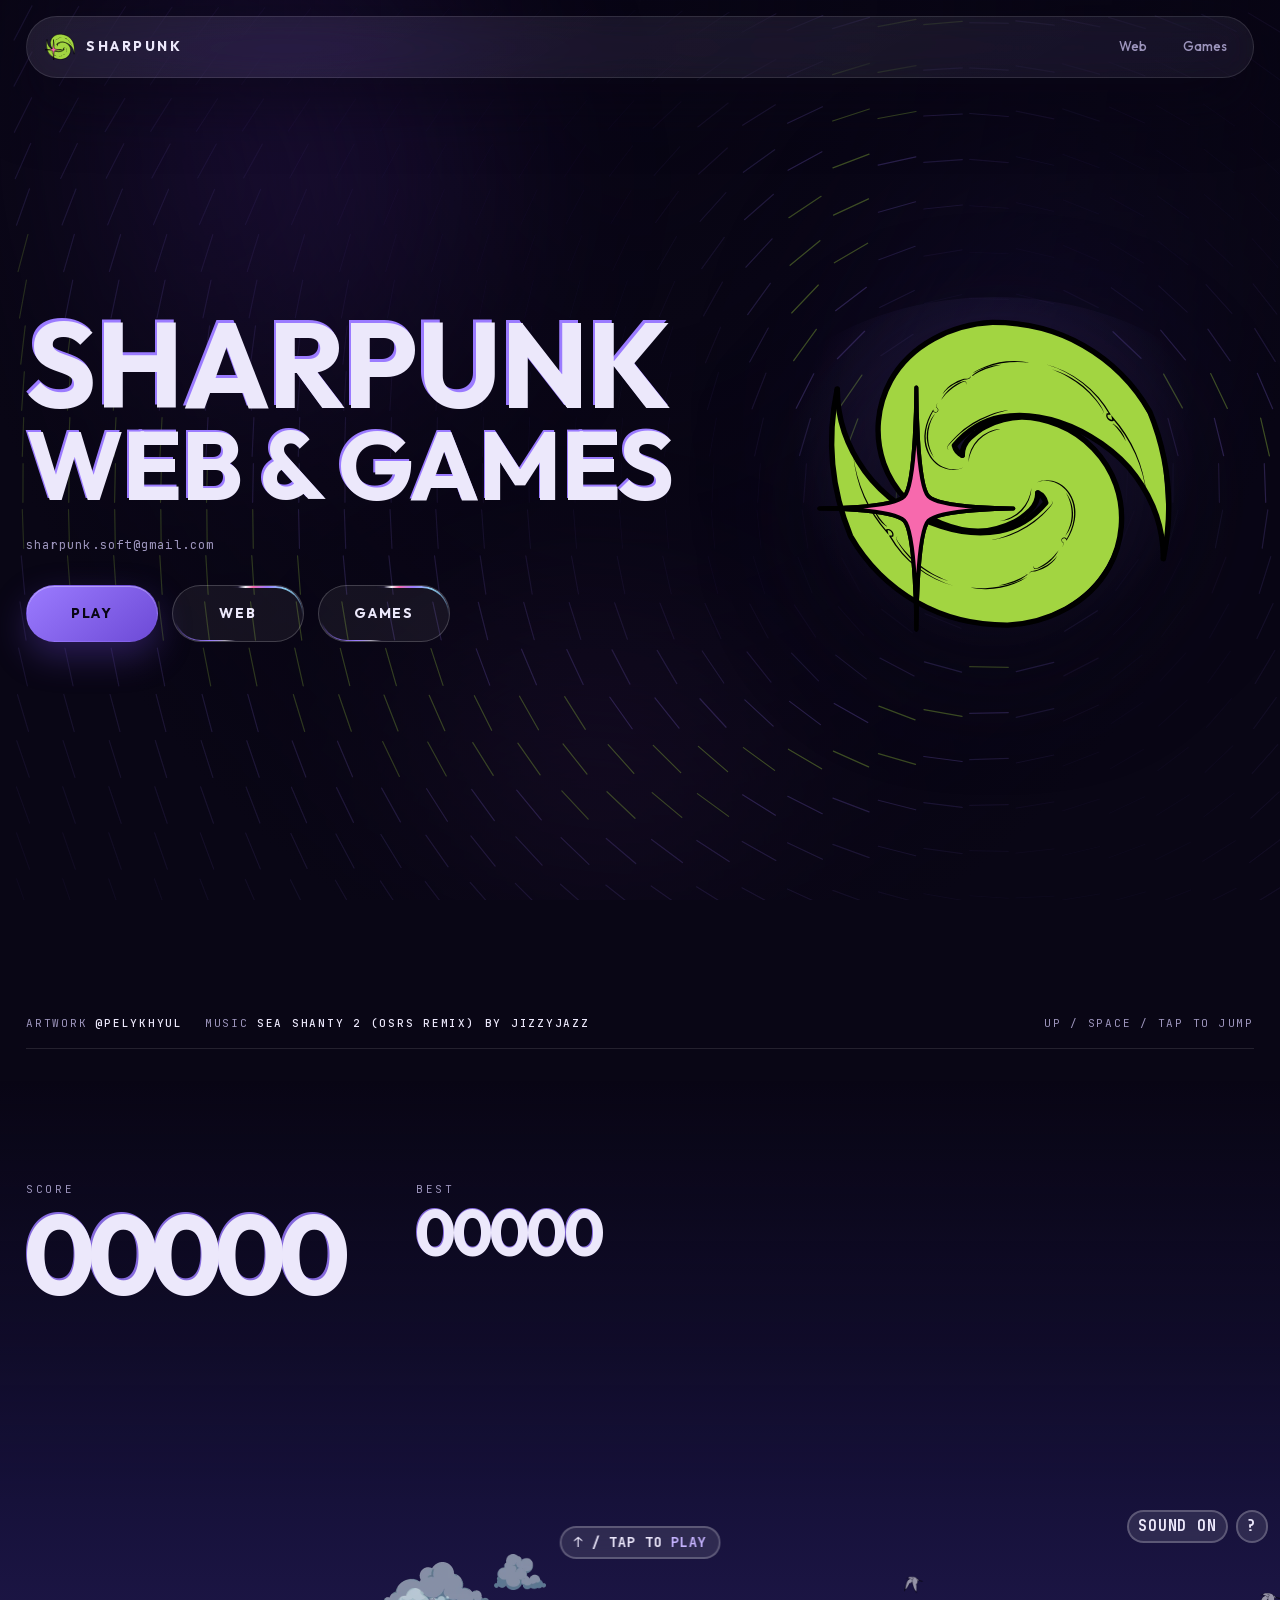
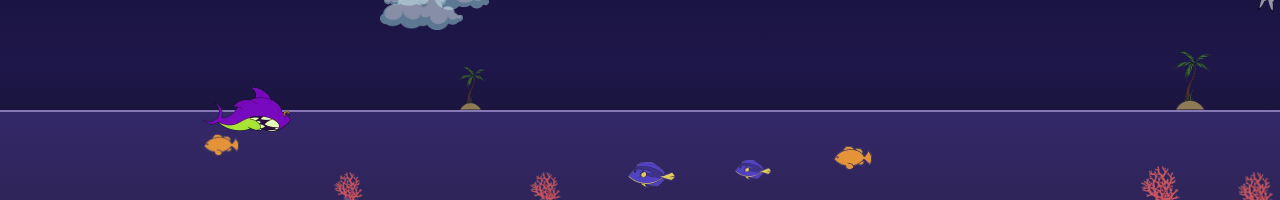
<file: index.html>
<!DOCTYPE html>
<html lang="en">
<head>
  <meta charset="UTF-8">
  <meta name="viewport" content="width=device-width, initial-scale=1.0">
  <title>Sharpunk - Web &amp; Games</title>
  <meta name="description" content="Sharpunk, a small web and games studio. Websites, games, and a shark that will not stop swimming.">
  <link rel="icon" type="image/svg+xml" href="/favicon.svg">
  <link rel="preload" href="/fonts/outfit.woff2" as="font" type="font/woff2" crossorigin>
  <link rel="preload" href="/fonts/jetbrains-mono.woff2" as="font" type="font/woff2" crossorigin>
  <link rel="stylesheet" href="/site.css?v=1">
  <style>
    /* ============================================================
       SHARPUNK - home
       Two full-viewport screens that snap: the presentation, then the
       shark strip. One wheel gesture moves a whole screen.
       Shared tokens, nav, glass and the metal rim live in /site.css.
       Dials: DESIGN_VARIANCE 8 - MOTION_INTENSITY 7 - VISUAL_DENSITY 3
       Accent locked to the brand's own violet. This is a deliberate
       purple palette because the brand is purple, not an AI default.
       Glass here is a web approximation (backdrop-filter + layered
       borders + highlights), not Apple's Liquid Glass material.
       Radius rule: interactive controls are full pill, panels 24px.
       Theme: dark, locked (the brand has no light mode).
       ============================================================ */

    :root {
      --strip:   300px;
      /* the colour the strip's own background gradient starts on: the
         section above fades into exactly this so the seam disappears */
      --strip-top: #16113a;
    }

    /* ---------------- the snap container ----------------
       scroll-snap-type lives on the root, so the viewport is the snap
       container and native scroll restoration, fragment links, Home/End
       and the mobile URL bar all keep working.
       body MUST be overflow-x: clip, not hidden: hidden on one axis
       computes the other to auto, which would make body a scroll
       container that never scrolls, and snap points would resolve
       against it instead of the viewport. Snapping would silently
       do nothing at all. */
    html { scroll-snap-type: y mandatory; }
    html.no-snap { scroll-snap-type: none; }

    /* min-height, not height: an over-tall screen must be able to grow, or
       the snap gate below cannot measure the overflow. --screen-h is pinned
       from JS so the mobile URL bar cannot move the snap targets mid-flick;
       it falls back to plain dvh with no JS. */
    .screen {
      min-height: var(--screen-h, 100dvh);
      scroll-snap-align: start;
      scroll-snap-stop: always;   /* this is what makes one gesture = one screen */
      position: relative; z-index: 2;
    }

    /* ---------------- the background field ----------------
       Absolute inside .s1 rather than fixed: that scopes it to screen one by
       construction and lets it scroll away, instead of sitting frozen behind
       the strip once its loop parks. opacity is the single tuning knob for
       how loud it is against the aurora.
       Explicit width/height, not inset alone: canvas is a replaced element,
       so left/right: 0 with width: auto resolves to its intrinsic 300x150
       and the field paints into a small box in the corner. */
    .field {
      position: absolute; inset: 0; width: 100%; height: 100%;
      z-index: 0; pointer-events: none; opacity: .6;
    }

    /* ---------------- nav ----------------
       fixed, not sticky: sticky participates in flow, so its height would
       offset every snap point below it. Out of flow means the snap points
       land exactly on 0 and 1 screen, whatever the nav measures. */
    header {
      position: fixed; left: 0; right: 0;
      pointer-events: none;          /* the transparent band must not eat hero clicks */
    }
    .nav { pointer-events: auto; }

    /* ---------------- screen one: the presentation ---------------- */
    .s1 { display: grid; align-items: center; padding: 92px 0 40px; }
    .hero {
      display: grid; grid-template-columns: minmax(0, 1.12fr) minmax(0, .88fr);
      gap: 48px; align-items: center;
      position: relative; z-index: 1;   /* above .field */
    }

    /* the wordmark, each line sized to fill the column on its own so neither
       wraps. The figures come from measuring the two strings in Outfit at
       this weight and tracking. */
    h1 {
      margin: 0 0 20px; font-weight: 700; letter-spacing: -.045em; line-height: .92;
      --wm: 9.4vw;                      /* two-column hero */
    }
    @media (max-width: 960px) { h1 { --wm: 16.2vw; } }   /* single column: full shell */
    @media (min-width: 1392px) { h1 { --wm: 135px; } }   /* shell capped, vw would overrun */
    h1 .line { display: block; white-space: nowrap; text-transform: uppercase; }
    h1 .l1 { font-size: var(--wm); }
    /* 0.808 = the ratio of the two strings' set widths, so both lines render
       to the same measure instead of one falling short */
    h1 .l2 { font-size: calc(var(--wm) * .808); }

    /* ---------------- the wordmark glitch ----------------
       At rest: one violet copy sitting BEHIND the word with a small offset,
       like a misregistered print. z-index -1 is what puts it behind; with the
       copy on top it would simply cover the white text, and clipping it to a
       band (the old approach) read as the word being cropped.
       In motion: a 45s loop that is idle almost all of the time, with two
       bursts. steps(1) throughout, so every change is a hard jump rather than
       a slide, which is what makes it read as digital tearing. */
    .ghost { position: relative; display: inline-block; }
    .ghost::before, .ghost::after {
      content: attr(data-text); position: absolute; inset: 0;
      pointer-events: none; z-index: -1;
      /* The resting offset lives in `translate`, NOT in `transform`. The
         keyframes below own `transform`, and a running animation outranks a
         plain :hover rule for the same property, so putting the offset in
         transform is what silently killed the hover. They are separate
         properties and compose, so both work at once. */
      translate: -.018em -.022em;
      transition: translate .3s cubic-bezier(.16,1,.3,1), color .3s cubic-bezier(.16,1,.3,1);
    }
    .ghost::before {
      color: var(--violet);
      animation: glitch-slice 9s steps(1, end) infinite;
    }
    /* the lime copy only exists inside the chromatic burst */
    .ghost::after {
      color: var(--lime); opacity: 0;
      translate: .018em -.022em;
      animation: glitch-split 9s steps(1, end) infinite;
    }
    .ghost:hover::before { translate: -.055em -.05em; color: var(--violet-light); }
    .ghost:hover::after  { translate: .055em -.05em; }
    /* the word itself shakes during a burst, so the white text moves too
       rather than sitting still behind a moving ghost */
    .ghost { animation: glitch-shake 9s steps(1, end) infinite; }
    /* the two lines tear out of phase so it does not look scripted */
    h1 .l2.ghost, h1 .l2.ghost::before, h1 .l2.ghost::after { animation-delay: -.6s; }

    /* 9s loop, idle almost all of it, so a burst is never far away.
       Variant A at 22% (2.0s in, ~0.3s): tight horizontal slice tearing.
       Variant B at 62% (5.6s in, ~0.3s): violet left, pink right.
       Offsets stay small on purpose: the tell is the hard step between
       frames, not how far anything travels. */
    @keyframes glitch-slice {
      0%, 21.9% { transform: none; clip-path: none; }
      22%   { transform: translate3d(-.045em, -.006em, 0); clip-path: inset(4%  0 78% 0); }
      22.6% { transform: translate3d( .05em,   .005em, 0); clip-path: inset(30% 0 52% 0); }
      23.2% { transform: translate3d(-.052em, -.008em, 0); clip-path: inset(52% 0 30% 0); }
      23.8% { transform: translate3d( .036em,  .007em, 0); clip-path: inset(70% 0 12% 0); }
      24.4% { transform: translate3d(-.028em, -.004em, 0); clip-path: inset(16% 0 66% 0); }
      25%   { transform: translate3d( .044em,  .003em, 0); clip-path: inset(44% 0 40% 0); }
      25.5%, 61.9% { transform: none; clip-path: none; }
      62%   { transform: translate3d(-.058em, 0, 0); clip-path: none; }
      62.8% { transform: translate3d(-.07em,   .005em, 0); }
      63.6% { transform: translate3d(-.04em,  -.005em, 0); }
      64.4%, 100% { transform: none; }
    }
    @keyframes glitch-split {
      0%, 21.9% { opacity: 0; transform: none; clip-path: none; }
      /* the pink layer tears on the opposite bands */
      22.3% { opacity: .9; transform: translate3d(.046em,  .005em, 0); clip-path: inset(22% 0 60% 0); }
      23.5% { opacity: .9; transform: translate3d(-.04em, -.004em, 0); clip-path: inset(58% 0 24% 0); }
      24.7% { opacity: .9; transform: translate3d(.05em,   .004em, 0); clip-path: inset(38% 0 46% 0); }
      25.5%, 61.9% { opacity: 0; transform: none; clip-path: none; }
      62%   { opacity: .95; transform: translate3d(.058em, 0, 0); }
      62.8% { opacity: .95; transform: translate3d(.07em, -.005em, 0); }
      63.6% { opacity: .95; transform: translate3d(.04em,  .005em, 0); }
      64.4%, 100% { opacity: 0; transform: none; }
    }
    @keyframes glitch-shake {
      0%, 21.9% { transform: none; }
      22.4% { transform: translate3d(.005em, 0, 0) skewX(-.9deg); }
      23.4% { transform: translate3d(-.004em, 0, 0) skewX(.7deg); }
      24.6% { transform: translate3d(.003em, 0, 0) skewX(-.45deg); }
      25.5%, 61.9% { transform: none; }
      62.4% { transform: translate3d(-.004em, 0, 0) skewX(.6deg); }
      63.4% { transform: translate3d(.004em, 0, 0) skewX(-.6deg); }
      64.4%, 100% { transform: none; }
    }

    .hero-mail {
      display: inline-flex; align-items: center;
      font-family: var(--mono); font-size: 12px; letter-spacing: .1em;
      color: var(--muted); margin: 0 0 30px;
    }
    .cta-row { display: flex; flex-wrap: wrap; gap: 14px; }
    .btn {
      display: inline-flex; align-items: center; justify-content: center; white-space: nowrap;
      font-size: 14px; font-weight: 700; letter-spacing: .12em; text-transform: uppercase;
      text-decoration: none; min-width: 132px;
      padding: 16px 30px; border-radius: var(--r-pill); border: 1px solid transparent;
      transition: transform .2s cubic-bezier(.16,1,.3,1), box-shadow .3s cubic-bezier(.16,1,.3,1), background .3s cubic-bezier(.16,1,.3,1);
      will-change: transform;
    }
    /* PLAY leads, so it carries the solid weight. WEB and GAMES are the
       matched glass pair behind it. */
    .btn-primary {
      background: linear-gradient(140deg, var(--violet), var(--violet-2));
      color: var(--bg);
      box-shadow: inset 0 1px 0 rgba(255,255,255,.34), 0 14px 34px rgba(109, 74, 214, .34);
    }
    .btn-ghost { background: var(--glass); border-color: var(--edge-2); color: var(--fg); }
    .btn-ghost:hover { background: var(--glass-2); }
    .btn:active { transform: scale(.98); }
    .btn:focus-visible { outline: 2px solid var(--violet); outline-offset: 3px; }

    .hero-art { position: relative; display: grid; place-items: center; padding: 20px; }
    .hero-art .well {
      position: absolute; inset: 0; border-radius: 50%;
      background: radial-gradient(circle at 50% 42%, rgb(var(--violet-rgb) / .24), transparent 62%);
    }
    .hero-art img {
      width: min(100%, 360px); position: relative;
      filter: drop-shadow(0 30px 60px rgb(var(--bg-rgb) / .8));
      /* The mark's fins sweep past the disc, so the element box centre is not
         the disc centre. Measured off the rendered alpha: the dense core sits
         at 51.5% / 49.3%. Spinning about the box centre made it wobble. */
      transform-origin: 51.5% 49.3%;
      animation: orbit 180s linear infinite;
    }
    @keyframes orbit { from { transform: rotate(-40deg); } to { transform: rotate(320deg); } }

    @media (max-width: 960px) {
      .s1 { padding: 88px 0 32px; }
      .hero { grid-template-columns: 1fr; gap: 26px; }
      .hero-art { order: -1; padding: 0; }
      .hero-art img { width: min(52%, 210px); }
      h1 { margin-bottom: 26px; }
      .btn { min-width: 0; flex: 1 1 auto; padding: 15px 20px; }
    }

    /* ---------------- screen two: credits, score, strip ---------------- */
    .s2 { display: grid; grid-template-rows: 1fr auto; }
    /* fades from the page into the exact colour the strip's sky starts on,
       so the two meet with no visible seam and no rule between them */
    .s2-top {
      display: grid;
      background: linear-gradient(180deg,
        rgba(22, 17, 58, 0) 30%,
        rgba(22, 17, 58, .55) 74%,
        var(--strip-top) 100%);
    }
    .s2-in {
      display: grid; grid-template-rows: auto 1fr; min-width: 0;
      /* longhands: the padding shorthand here would zero out the horizontal
         padding .shell sets, and the content would run to the screen edge */
      padding-top: 114px;     /* clears the floating nav */
      padding-bottom: 64px;   /* keeps the score off the waterline */
    }

    /* not on a .glass surface on purpose: repainting a large numeral ~9x a
       second on top of backdrop-filter forces the blur to re-sample every
       one of those frames. tabular-nums keeps the advance fixed so the
       digits never reflow, and contain bounds the invalidation. */
    .readout {
      align-self: center;
      display: flex; flex-wrap: wrap; gap: 20px 72px;
      contain: layout style paint;
    }
    .ro-k {
      display: block; font-family: var(--mono); font-size: 11px;
      letter-spacing: .24em; text-transform: uppercase; color: var(--muted);
      margin-bottom: 6px;
    }
    .ro-n {
      display: block; position: relative;
      font-weight: 700; letter-spacing: -.03em; line-height: .9;
      font-variant-numeric: tabular-nums;
      font-size: clamp(3.2rem, 9vw, 7rem);
    }
    /* the wordmark's glitch, on the readout. The offsets are in em so the same
       keyframes work at the wordmark's ~135px and at Best's ~40px.
       No resting clip-path here either: a band that is always on reads as the
       number being cropped rather than as a glitch. */
    .ro-n::before, .ro-n::after {
      content: attr(data-n); position: absolute; inset: 0;
      pointer-events: none; z-index: -1;
    }
    .ro-n::before {
      color: var(--violet); opacity: .85;
      translate: -.012em -.016em;
      animation: glitch-slice 9s steps(1, end) infinite;
    }
    .ro-n::after {
      color: var(--lime); opacity: 0;
      translate: .012em -.016em;
      animation: glitch-split 9s steps(1, end) infinite;
    }
    /* Score and Best tear a beat apart */
    #ro-best::before, #ro-best::after { animation-delay: -.4s; }
    .ro-best .ro-n { font-size: clamp(2.2rem, 5.4vw, 4rem); }

    .sr-only {
      position: absolute; width: 1px; height: 1px; margin: -1px;
      padding: 0; overflow: hidden; clip-path: inset(50%); white-space: nowrap;
    }

    .credits {
      display: flex; flex-wrap: wrap; align-items: center; gap: 8px 22px;
      padding: 0 0 16px; border-bottom: 1px solid var(--edge);
      font-family: var(--mono); font-size: 11px; letter-spacing: .16em;
      text-transform: uppercase; color: var(--muted);
    }
    .credits a { text-decoration: none; display: inline-flex; align-items: center; gap: 8px; }
    .credits a:hover { color: var(--violet); }
    .credits a b { color: var(--fg); font-weight: 500; }
    .credits .fill { margin-left: auto; }
    @media (max-width: 960px) {
      .s2-in { padding-top: 88px; }
      .credits .fill { margin-left: 0; }
      .readout { gap: 14px 40px; }
    }

    /* ---------------- the shark strip ----------------
       Lifted from the old single-screen landing page with its grid removed.
       Everything inside is positioned in px up from the waterline, so the
       strip's height is simply how much sky is on show. */


    /* The playfield. Everything inside is positioned in px up from the
       waterline, so the strip's height is just how much sky you get. */
    #game {
      position: relative; width: 100%; height: var(--strip);
      overflow: hidden; touch-action: none; user-select: none;
      /* starts on exactly the colour .s2-top fades into, so the seam vanishes */
      background: linear-gradient(180deg, var(--strip-top) 0%, #1e1749 55%, var(--solid) 100%);
      /* the game's own palette, formerly the ?theme=chrome skin */
      --water: rgba(140, 110, 255, .22);
      --waterline: rgba(214, 200, 255, .5);
      --pill-bg: rgba(255, 255, 255, .1);
      --pill-fg: var(--fg);
      --pill-bd: rgba(255, 255, 255, .22);
    }
    #water {
      position: absolute; bottom: 0; left: 0; right: 0; height: 90px;
      background: var(--water);
      border-top: 2px solid var(--waterline);
      z-index: 1;
    }
    /* --- sprites (sheets are @2x, sized here in logical px) ---
       Animated sheets are horizontal strips of equal cells. `background-size:
       auto 100%` makes one cell exactly the element's width, so the keyframes
       just walk background-position-x by whole cells.
       steps(n, jump-none) lands on both the FIRST and LAST cell, so
       `forwards` holds the real final frame. */
    #game .sprite, #game .decor, #game .part {
      position: absolute;
      background-repeat: no-repeat; background-position: 0 0; background-size: 100% 100%;
    }
    #game .decor { pointer-events: none; }
    #game .sprite { z-index: 2; }
    /* zero-size anchor; parts hang off it. Same z as #water but appended
       later, so the pile paints in front of the tint yet under the shark. */
    #game .pile { width: 0; height: 0; z-index: 1; }

    #game #shark {
      width: 93px; height: 75px;
      background-image: url(/img/sharkswim.webp); background-size: auto 100%;
      transform: scaleX(-1);               /* art faces left; flip to swim right */
      animation: swim .34s steps(2) infinite;
    }
    #game #shark.jump { background-image: url(/img/sharkjump.webp); animation: a-jump .73s steps(9, jump-none) forwards; }
    #game #shark.dive { background-image: url(/img/sharkdive.webp); animation: a-dive .2s  steps(5, jump-none) forwards; }
    #game #shark.surf { background-image: url(/img/sharkdive.webp); animation: a-surf .15s steps(3, jump-none) forwards; }
    /* death is two phases off one 7-cell sheet: the shark flips once (cells
       0-3), then fish circle its head forever (cells 4-6). */
    #game #shark.dead {
      background-image: url(/img/sharkdead.webp);
      animation: a-dead .52s steps(4, jump-none) forwards,
                 a-deadloop .39s steps(3) infinite .52s;
    }
    @keyframes swim   { to { background-position-x: -186px } }
    @keyframes a-jump { to { background-position-x: -744px } }
    @keyframes a-dive { to { background-position-x: -372px } }
    @keyframes a-surf { from { background-position-x: -465px } to { background-position-x: -651px } }
    @keyframes a-dead { to { background-position-x: -279px } }
    @keyframes a-deadloop { from { background-position-x: -372px }
                            to   { background-position-x: -651px } }

    #game .bird { background-image: url(/img/bird.webp); background-size: auto 100%;
                  animation: fly 1.2s steps(3) infinite; }
    @keyframes fly { to { background-position-x: calc(var(--cw) * -3) } }

    .island { background-image: url(/img/island.webp) }
    .cloud  { background-image: url(/img/cloud.webp) }
    .cloud2 { background-image: url(/img/cloud2.webp) }
    .cloud3 { background-image: url(/img/cloud3.webp) }
    .coral  { background-image: url(/img/coral.webp) }
    .fish   { background-image: url(/img/fish.webp); transform: scaleX(-1) }
    .fish2  { background-image: url(/img/fish2.webp) }
    .boat   { background-image: url(/img/boat.webp); transform: scaleX(-1) }
    .rock   { background-image: url(/img/rock.webp) }
    .rock2  { background-image: url(/img/rock2.webp) }

    .ico { display: inline-block; width: 1.3em; height: 1.3em; vertical-align: -0.35em;
           background-repeat: no-repeat; background-position: center; background-size: contain; }

    /* HUD, top-right of the strip */
    #hud {
      position: absolute; top: 10px; right: 12px; z-index: 4;
      display: flex; gap: 8px; align-items: center;
    }
    #msg, #mute, #info {
      font-family: var(--mono); font-size: 15px; font-weight: 700; letter-spacing: .06em;
      color: var(--pill-fg); white-space: nowrap;
      background: var(--pill-bg); border: 2px solid var(--pill-bd);
      padding: 5px 12px; border-radius: var(--r-pill); line-height: 19px;
      backdrop-filter: blur(8px);
    }
    #mute, #info { cursor: pointer; padding: 5px 9px; }
    #mute:focus-visible, #info:focus-visible { outline: 2px solid var(--pill-fg); outline-offset: 2px; }
    .key { color: var(--violet-light); }

    #msg {
      position: absolute; top: 26px; left: 50%; transform: translateX(-50%);
      z-index: 3; text-transform: uppercase; font-size: 14px;
    }
    #msg:empty { display: none; }

    /* help / death dialog. Sized as a panel, not a pill: the death state
       carries ~420px of content, so it needs its own radius token and a real
       max-width. */
    #help {
      background: var(--pill-bg); color: var(--pill-fg);
      border: 2px solid var(--pill-bd); border-radius: var(--r-panel);
      font-family: var(--mono); font-size: 15px; font-weight: 700;
      padding: 0; line-height: 1.85; outline: none;
      width: min(92vw, 380px); max-height: 90dvh; overflow: auto;
      backdrop-filter: blur(14px);
    }
    #help::backdrop { background: rgb(var(--bg-rgb) / .72); }
    #hbody { padding: 16px 26px 22px; display: flex; flex-direction: column; }
    #hx {
      align-self: flex-end; margin: -8px -18px -2px 0; cursor: pointer;
      background: none; border: none; color: inherit; font: 700 18px var(--mono); outline: none;
    }
    #deadart:not([hidden]) {
      display: flex; align-items: center; justify-content: center;
      width: 92px; height: 92px; border-radius: 50%;
      align-self: center; margin: 2px 0 8px;
      background: #4464a2; border: 2px solid var(--pill-bd);
    }
    .deadico { transform: scale(.86); }
    .deadico {
      display: block; width: 93px; height: 75px;
      background: url(/img/sharkdead.webp) no-repeat; background-size: auto 100%;
      animation: a-deadloop .39s steps(3) infinite;
    }
    #dhead:not([hidden]) { display: block; margin: 0 0 8px; text-align: center; }
    #gameover, #retry, .lbl { color: var(--violet-light); }
    #retry:not([hidden]) { display: block; margin: 14px 0 0; text-align: center; }

    /* narrow strip: the HUD row and the centred prompt overlapped, so the
       pills shrink and the prompt drops below them */
    @media (max-width: 720px) {
      #hud { top: 8px; right: 8px; gap: 6px; }
      #mute, #info { font-size: 12px; padding: 4px 8px; line-height: 16px; }
      #msg { top: 52px; font-size: 12px; }
    }

    @media (prefers-reduced-motion: reduce) {
      #game .bird, .deadico { animation: none; }
    }
    /* PLAY sits out of the metal rim (/site.css); it already leads on colour */
    .btn-primary::before { content: none; }
    /* GAMES runs the sweep out of phase with WEB so the pair does not read
       as one repeated element. Not half a cycle: the gradient has bright
       arcs roughly 180deg apart, so -3s would land back on itself. */
    .cta-row a:nth-child(3)::before { animation-delay: -2.2s; }

    @media (prefers-reduced-motion: reduce) {
      /* the snap fling is UA-driven and is NOT governed by scroll-behavior,
         so disabling snap is the only way to honour the preference */
      html { scroll-snap-type: none; }
      .hero-art img { animation: none; }
      /* keep the resting offsets, drop every burst */
      .ghost, .ghost::before, .ro-n::before { animation: none; }
      .ghost::after, .ro-n::after { animation: none; opacity: 0; }
    }
  </style>
</head>
<body>
  <div class="aurora" aria-hidden="true"><i class="b1"></i><i class="b2"></i><i class="b3"></i></div>
  <div class="veil" aria-hidden="true"></div>

  <header>
    <div class="nav glass">
      <a class="brand" href="/"><img src="/logo.svg" alt=""><span>Sharpunk</span></a>
      <nav>
        <a href="/web/">Web</a>
        <a href="/games/">Games</a>
      </nav>
    </div>
  </header>

  <main>
    <!-- SCREEN ONE -->
    <section class="screen s1" aria-label="Sharpunk, web and games">
      <canvas class="field" data-centre=".hero-art" aria-hidden="true"></canvas>
      <div class="shell hero">
        <div>
          <h1>
            <span class="line l1 ghost" data-text="Sharpunk">Sharpunk</span>
            <span class="line l2 ghost" data-text="Web &amp; Games">Web &amp; Games</span>
          </h1>
          <button class="mailcopy hero-mail" type="button" data-mail="sharpunk.soft@gmail.com" aria-live="polite">sharpunk.soft@gmail.com</button>
          <div class="cta-row">
            <a class="btn btn-primary magnet" href="#play">Play</a>
            <a class="btn btn-ghost" href="/web/">Web</a>
            <a class="btn btn-ghost" href="/games/">Games</a>
          </div>
        </div>
        <div class="hero-art">
          <span class="well"></span>
          <img src="/logo.svg" alt="The Sharpunk shark logo">
        </div>
      </div>
    </section>

    <!-- SCREEN TWO -->
    <section class="screen s2" id="play" aria-label="Play the shark runner">
      <div class="s2-top">
      <div class="shell s2-in">
        <div class="credits">
          <a href="https://www.instagram.com/pelykhyul/" target="_blank" rel="noopener">Artwork <b>@pelykhyul</b></a>
          <a href="https://www.newgrounds.com/audio/listen/1459250" target="_blank" rel="noopener">Music <b>Sea Shanty 2 (OSRS Remix) by JizzyJazz</b></a>
          <span class="fill"></span>
          <span>Up / space / tap to jump</span>
        </div>
        <div class="readout" aria-hidden="true">
          <div>
            <span class="ro-k">Score</span>
            <span class="ro-n" id="ro-score" data-n="00000">00000</span>
          </div>
          <div class="ro-best">
            <span class="ro-k">Best</span>
            <span class="ro-n" id="ro-best" data-n="00000">00000</span>
          </div>
        </div>
        <p class="sr-only" id="ro-live" aria-live="polite"></p>
      </div>
      </div>

      <div id="game">
        <div id="water"></div>
        <span id="shark" class="sprite"></span>

        <div id="hud">
          <button id="mute" aria-label="Mute music">SOUND ON</button>
          <button id="info" aria-label="How to play">?</button>
        </div>

        <dialog id="help">
          <div id="hbody">
            <button id="hx" aria-label="Close">&#10005;</button>
            <div id="deadart" hidden><i class="deadico"></i></div>
            <b id="dhead" hidden><span id="gameover">GAME OVER</span> &middot; SCORE <span id="dscore"></span></b>
            <div>
              <b class="lbl">CONTROLS</b><br>
              &uarr; / SPACE / TAP / SWIPE &uarr; : Jump<br>
              &darr; / SWIPE &darr; : Dive<br>
              <b class="lbl">OBSTACLES</b><br>
              <i class="ico boat"></i> Dive under the boats<br>
              <i class="ico rock"></i> Jump over the rocks
            </div>
            <div id="retry" hidden>JUMP TO RESTART</div>
          </div>
        </dialog>

        <span id="msg">&uarr; / tap to <span class="key">play</span></span>

        <audio id="bgm" src="/bgm.mp3" loop preload="none"></audio>
        <audio id="oof" src="/oof.mp3" preload="none"></audio>
      </div>

    </section>
  </main>

  <script>
    (function () {
      const docEl = document.documentElement;
      const reduce = matchMedia('(prefers-reduced-motion: reduce)').matches;

      /* ---- pin the screen height ----
         100dvh changes while the mobile URL bar animates, which would move
         the snap targets mid-flick. Only react to a width change or a height
         delta bigger than any URL-bar animation. */
      let lastW = innerWidth, lastH = innerHeight;
      const setH = () => docEl.style.setProperty('--screen-h', innerHeight + 'px');
      setH();
      addEventListener('resize', () => {
        if (Math.abs(innerWidth - lastW) > 0 || Math.abs(innerHeight - lastH) > 120) {
          lastW = innerWidth; lastH = innerHeight; setH();
        }
      });
      addEventListener('orientationchange', () => setTimeout(() => {
        lastW = innerWidth; lastH = innerHeight; setH();
      }, 320));

      /* ---- snap gate ----
         Mandatory snap forbids resting between snap points, so a screen taller
         than the viewport would have an unreachable bottom band. Measure and
         switch snapping off when that happens, rather than guessing with a
         breakpoint. min-height on .screen is what makes the overflow visible
         to getBoundingClientRect. */
      const screens = [...document.querySelectorAll('.screen')];
      let snapOff = false, deb = 0, settle = 0;
      const OFF_AT = 8;   // must overflow by more than this to switch off
      const ON_AT = 0;    // must fit exactly to come back on

      function measure() {
        const vh = docEl.clientHeight;
        let tallest = 0;
        for (const s of screens) {
          const h = s.getBoundingClientRect().height;
          if (h > tallest) tallest = h;
        }
        const over = tallest - vh;
        const next = snapOff ? over > ON_AT : over > OFF_AT;
        if (next === snapOff) return;
        snapOff = next;
        docEl.classList.toggle('no-snap', snapOff);
      }
      function schedule() {
        clearTimeout(deb); clearTimeout(settle);
        deb = setTimeout(measure, 150);
        settle = setTimeout(measure, 450);  // iOS keeps changing dvh after the last resize
      }
      measure();
      requestAnimationFrame(() => requestAnimationFrame(measure));
      addEventListener('load', measure);
      if (document.fonts) document.fonts.ready.then(measure);  // the Outfit swap changes heights
      addEventListener('resize', schedule);
      addEventListener('orientationchange', schedule);
      if (window.visualViewport) visualViewport.addEventListener('resize', schedule);
      // toggling .no-snap has no layout effect, so this cannot re-trigger itself
      new ResizeObserver(schedule).observe(document.body);

      /* click-to-copy address, with a fallback for contexts where the async
         clipboard API is unavailable or refused */
      document.querySelectorAll('.mailcopy').forEach(btn => {
        const addr = btn.dataset.mail, label = btn.textContent;
        let restore = 0;
        btn.addEventListener('click', async () => {
          try {
            await navigator.clipboard.writeText(addr);
          } catch {
            const t = document.createElement('textarea');
            t.value = addr; t.setAttribute('readonly', '');
            t.style.cssText = 'position:fixed;top:-9999px;opacity:0';
            document.body.appendChild(t); t.select();
            try { document.execCommand('copy'); } finally { t.remove(); }
          }
          btn.textContent = 'Copied'; btn.dataset.copied = '';
          clearTimeout(restore);
          restore = setTimeout(() => {
            btn.textContent = label; delete btn.dataset.copied;
          }, 1600);
        });
      });

      /* ---- one gesture, one screen ----
         CSS mandatory snap on its own only decides where a scroll LANDS: a
         small wheel tick never leaves screen one's snap zone, so it springs
         straight back. To make a small flick move a whole screen, take the
         wheel and page it deliberately. CSS snap stays underneath and still
         handles touch, keyboard, fragment links and resize.
         The lock ends after 160ms of wheel silence rather than on a timer, so
         one trackpad flick with a second of momentum still counts as one
         gesture instead of racing through both screens. */
      let paging = false, idle = 0;
      addEventListener('wheel', e => {
        if (snapOff || reduce) return;      // free scrolling; do not touch it
        if (pageLocked) { e.preventDefault(); return; }  // a run is live; stay put
        if (e.ctrlKey) return;              // pinch zoom
        if (Math.abs(e.deltaY) < 3) return; // horizontal or noise
        e.preventDefault();
        clearTimeout(idle);
        idle = setTimeout(() => { paging = false; }, 160);
        if (paging) return;
        paging = true;
        const i = Math.round(scrollY / docEl.clientHeight);
        const next = Math.min(screens.length - 1, Math.max(0, i + (e.deltaY > 0 ? 1 : -1)));
        screens[next].scrollIntoView({ behavior: 'smooth', block: 'start' });
      }, { passive: false });

      /* ---- magnetic buttons (feedback): they lean toward the pointer ---- */
      if (!reduce) {
        document.querySelectorAll('.magnet').forEach(el => {
          let mx = 0, my = 0, raf = 0;
          const apply = () => { raf = 0; el.style.transform = `translate3d(${mx}px, ${my}px, 0)`; };
          el.addEventListener('pointermove', e => {
            const r = el.getBoundingClientRect();
            mx = (e.clientX - (r.left + r.width / 2)) * .26;
            my = (e.clientY - (r.top + r.height / 2)) * .36;
            if (!raf) raf = requestAnimationFrame(apply);
          });
          el.addEventListener('pointerleave', () => { mx = my = 0; if (!raf) raf = requestAnimationFrame(apply); });
        });
      }

      /* ---- the strip ----
         The game is part of this page now, so the readout is a direct DOM
         write and the keys are handled where they are pressed. */
      const scoreEl = document.getElementById('ro-score');
      const bestEl  = document.getElementById('ro-best');
      const liveEl  = document.getElementById('ro-live');
      const setNum = (el, v) => { el.textContent = v; el.dataset.n = v; };
      function setReadout(cur, hi) { setNum(scoreEl, pad5(cur)); setNum(bestEl, pad5(hi)); }
      function announce(state, cur, hi) {
        // once per death, never per tick, or a screen reader is spammed 9x a second
        if (state === 'dead') liveEl.textContent = `Game over. Score ${cur}. Best ${hi}.`;
        else if (state === 'run') liveEl.textContent = '';
      }

    // Shark runner. Coordinate system: y = shark's offset from the waterline
    // (px, positive = airborne, negative = submerged). Waterline = top of #water.

    const WATER = 90, DIVE_Y = -48;
    const game = document.getElementById('game'), sharkEl = document.getElementById('shark'),
          msgEl = document.getElementById('msg'),
          bgm = document.getElementById('bgm'), muteEl = document.getElementById('mute'),
          oof = document.getElementById('oof');
    const W = () => game.clientWidth;
    // narrow screens: hug the left edge for maximum reaction time
    const sharkX = () => W() < 625 ? 20 : Math.min(200, W() * 0.25);
    let SHARK_X = sharkX();
    // never re-seat the shark mid-run: crossing the 625px branch would
    // teleport it, possibly straight into an obstacle. Rotating a phone
    // during a run used to do exactly that.
    addEventListener('resize', () => { if (state !== 'run') SHARK_X = sharkX(); });

    muteEl.addEventListener('click', () => {
      bgm.muted = !bgm.muted;
      muteEl.textContent = bgm.muted ? 'SOUND OFF' : 'SOUND ON';
    });

    const helpEl = document.getElementById('help'), infoEl = document.getElementById('info'),
          retryEl = document.getElementById('retry'), dscoreEl = document.getElementById('dscore'),
          deadartEl = document.getElementById('deadart'), dheadEl = document.getElementById('dhead');
    // same dialog serves both roles: info (controls only) and death (adds GAME OVER + retry)
    function openHelp(death) {
      retryEl.hidden = deadartEl.hidden = dheadEl.hidden = !death;
      if (death) dscoreEl.textContent = String(score | 0).padStart(5, '0');
      if (!helpEl.open) helpEl.showModal(); // showModal throws if already open
    }
    infoEl.addEventListener('click', () => openHelp(false));
    // in death mode a tap/click anywhere in the dialog body counts as the jump
    document.getElementById('hbody').addEventListener('click', e => {
      if (!retryEl.hidden && e.target.id !== 'hx' && !e.target.closest('a')) { helpEl.close(); start(); }
    });
    helpEl.addEventListener('click', e => { if (e.target === helpEl) helpEl.close(); });
    document.getElementById('hx').addEventListener('click', () => helpEl.close());
    helpEl.addEventListener('close', () => {
      if (state === 'dead') msgEl.innerHTML = 'GAME OVER &middot; &uarr; to <span class="key">restart</span>';
    });

    let stripOn = false, pageLocked = false, stripVisible = false, running = false;
    let state = 'idle', y = 0, vy = 0, diving = false;
    let score = 0, hi = +localStorage.sharkHi || 0, t = 0, obstacles = [];

    // Score readout + reporting, gated on the integer actually changing.
    // score climbs 0.15/frame, so this fires ~9x a second while running and
    // not at all while idle or dead. It also replaces two DOM writes that
    // used to run on every single rAF frame to set the same value.
    const pad5 = n => String(n | 0).padStart(5, '0');
    let lastCur = -1, lastHi = -1, lastState = '';
    function report() {
      const c = score | 0, h = hi | 0;
      if (c === lastCur && h === lastHi && state === lastState) return;
      if (state !== lastState) {
        // While a run is live, a stray trackpad flick over the strip must not
        // page away and leave the shark to die unwatched.
        pageLocked = state === 'run';
      }
      if (state !== lastState) announce(state, c, h);
      lastCur = c; lastHi = h; lastState = state;
      setReadout(c, h);
    }

    // Hitboxes, as plain boxes, deliberately tighter than the art. The rock is
    // two boxes because it's a spike: a narrow tip above the surface over a
    // wider body below it.
    const HIT = {
      shark: { x0: 18, x1: 76, y0: -15, y1: 15 },
      boat: [{ x0: 12, x1: 85, y0: -5, y1: 115 }],   // hull to masthead
      rock: [{ x0: 18, x1: 45, y0:  0, y1:  22 },    // tip, above water
             { x0:  8, x1: 58, y0: -60, y1:  0 }],   // body, submerged
    };

    // frame-based physics like the original T-rex, assumes ~60fps
    const GRAV = 0.5, JUMP_V = 11, BASE_SPEED = 6;

    // natural width/height ratio of each sprite sheet, from tools/build-assets.py
    const ASPECT = { island: 0.633, cloud: 2.188, cloud2: 1.438, cloud3: 1.979, bird: 1.458,
                     coral: 0.813, fish: 1.583, fish2: 1.808, boat: 0.808, rock: 0.573, rock2: 0.445 };
    function sprite(cls, h, kind) {
      const el = document.createElement('span');
      el.className = kind + ' ' + cls;
      const w = Math.round(h * ASPECT[cls]);
      el.style.width = w + 'px';
      el.style.height = h + 'px';
      if (cls === 'bird') el.style.setProperty('--cw', w + 'px'); // cell width for @keyframes fly
      return el;
    }

    const SHARK_H = 75;
    function placeShark() {
      sharkEl.style.left = SHARK_X + 'px';
      sharkEl.style.bottom = (WATER + y - SHARK_H / 2) + 'px';
    }

    // class swap drives the CSS animations; only write it on an actual change,
    // otherwise every frame restarts the animation from frame 0
    let sharkState = '';
    function setShark(s) {
      if (s !== sharkState) sharkEl.className = 'sprite' + (s ? ' ' + s : '');
      sharkState = s;
    }

    function jump() {
      if (state !== 'run') return start();
      if (y <= 0 && !diving) vy = JUMP_V;
    }

    function start() {
      if (state === 'dead' || state === 'idle') {
        clearTimeout(deathTimer);
        obstacles.forEach(o => o.el.remove());
        obstacles = []; score = 0; y = 0; vy = 0; diving = false; state = 'run';
        msgEl.textContent = ''; setShark('');
        bgm.volume = 0.1; bgm.play().catch(() => {}); // low volume; needs a user gesture
      }
    }

    function spawn() {
      const boat = Math.random() < 0.5;
      let el;
      if (boat) {
        // sailboat floats with its hull just under the waterline: dive beneath it
        el = sprite('boat', 120, 'sprite');
        el.style.bottom = (WATER - 5) + 'px';
      } else {
        // main rock breaking the surface + smaller rocks piled beneath it
        el = document.createElement('span');
        el.className = 'sprite pile';
        el.style.bottom = '0px';
        for (const [c, h, b, l] of [['rock', 110, 0, 0], ['rock2', 100, -32, -20], ['rock', 110, -45, 28]]) {
          const r = sprite(c, h, 'part');
          r.style.bottom = b + 'px';
          r.style.left = l + 'px';
          el.appendChild(r);
        }
      }
      game.appendChild(el);
      obstacles.push({ el, x: W() + 40, boat });
    }

    // parallax decor: seeded once, recycled by wrapping. bg drifts at 0.3x
    // game speed behind the water; fg at 1.5x in front of the game sprites.
    const decor = [];
    function seedDecor(defs, mult, z, opacity) {
      for (const [cls, size, bottom] of defs) {
        const el = sprite(cls, size, 'decor');
        el.style.bottom = bottom + 'px';
        el.style.zIndex = z;
        if (opacity) el.style.opacity = opacity;
        game.appendChild(el);
        const ambient = ['cloud', 'cloud2', 'cloud3', 'bird', 'fish', 'fish2'].includes(cls);
        decor.push({ el, x: Math.random() * W(), mult, ambient });
      }
    }
    let booted = false;
    function seedAll() {
    seedDecor([ // sky + horizon, behind the water
        ['island', 60, WATER], ['island', 44, WATER],
        ['cloud', 48, 190], ['cloud2', 36, 210], ['cloud3', 42, 170],
      ], 0.3, 0, 0.55);
      // birds share the sky layer but fly, so they cross 3x faster than the clouds drift
      seedDecor([['bird', 24, 185], ['bird', 20, 205]], 0.9, 0, 0.55);
      seedDecor([ // seabed + swimmers: behind the water, so they read as submerged
        ['coral', 48, -14], ['coral', 38, -10], ['coral', 44, -16], ['coral', 36, -8],
        ['fish', 24, 30], ['fish2', 26, 12], ['fish', 22, 44], ['fish2', 20, 20],
      ], 1.5, 0);
      decor.forEach(d => { d.el.style.left = d.x + 'px'; });
    }

    let deathTimer = 0;
    function die() {
      state = 'dead';
      hi = Math.max(hi, score); localStorage.sharkHi = hi;
      bgm.pause();
      oof.muted = bgm.muted; oof.currentTime = 0; oof.play().catch(() => {});
      // hold the dialog back until the shark has finished flipping
      deathTimer = setTimeout(() => { if (state === 'dead') openHelp(true); }, 520);
    }

    function tick() {
      if (!stripVisible) { running = false; return; }   // the observer restarts it
      t++;
      if (state === 'run') {
        score += 0.15;
        // matches Chrome T-rex: start 6, accelerate ~0.001/frame, cap at 13.
        // narrow screen = mobile; 25% slower there for thumb reaction time
        const speed = Math.min(13, BASE_SPEED + score * 0.007) * (W() < 625 ? 0.75 : 1);

        if (y > 0 || vy > 0) { y += vy; vy -= GRAV; if (y < 0 && !diving) { y = 0; vy = 0; } }
        else y += ((diving ? DIVE_Y : 0) - y) * 0.3;

        const last = obstacles[obstacles.length - 1];
        if (!last || last.x < W() - (300 + Math.random() * 400 + speed * 40)) spawn();

        const sx0 = SHARK_X + HIT.shark.x0, sx1 = SHARK_X + HIT.shark.x1,
              sy0 = y + HIT.shark.y0,       sy1 = y + HIT.shark.y1;
        for (const o of obstacles) {
          o.x -= speed;
          o.el.style.left = o.x + 'px'; // vertical position was fixed at spawn
          for (const b of (o.boat ? HIT.boat : HIT.rock)) {
            if (o.x + b.x0 < sx1 && o.x + b.x1 > sx0 && b.y0 < sy1 && b.y1 > sy0) { die(); break; }
          }
        }
        obstacles = obstacles.filter(o => o.x > -60 || (o.el.remove(), false));

        for (const d of decor) {
          d.x -= speed * d.mult;
          if (d.x < -100) d.x = W() + 100;
          d.el.style.left = d.x + 'px';
        }
      } else {
        for (const d of decor) {
          if (!d.ambient) continue;
          d.x -= 0.4 * d.mult; // slowest drift while paused
          if (d.x < -100) d.x = W() + 100;
          d.el.style.left = d.x + 'px';
        }
        if (state === 'idle') y = Math.sin(t / 20) * 4; // idle bob
      }
      // pick the pose. `surf` covers the rise back to the surface after a dive.
      if (state === 'dead') setShark('dead');
      else if (state !== 'run') setShark('');
      else if (y > 0 || vy > 0) setShark('jump');
      else if (diving) setShark('dive');
      else if (y < -2) setShark('surf');
      else setShark('');
      placeShark();
      report();
      requestAnimationFrame(tick);
    }

    function onKey(code, down) {
      if (helpEl.open) {
        if (down && !retryEl.hidden && (code === 'ArrowUp' || code === 'Space')) { helpEl.close(); start(); }
        return;
      }
      if (down && (code === 'ArrowUp' || code === 'Space')) jump();
      if (code === 'ArrowDown') {
        diving = down;
        if (down && state !== 'run') start();
      }
    }
    /* The game shares the document now, so it only takes the arrows while the
       strip is actually on screen and never from a focused control. PageUp,
       PageDown, Home and End stay unbound, so the keyboard always has a way
       to move the page. */
    const CONTROL = 'a, button, input, textarea, select, summary, [contenteditable]';
    const gameKeys = ['ArrowUp', 'ArrowDown', 'Space'];
    function ownsKey(e) {
      if (!stripOn || !gameKeys.includes(e.code)) return false;
      if (e.metaKey || e.ctrlKey || e.altKey) return false;
      const a = document.activeElement;
      if (a && a !== document.body && a.matches(CONTROL)) return false;
      return true;
    }
    addEventListener('keydown', e => {
      if (!ownsKey(e)) return;
      e.preventDefault();
      onKey(e.code, true);
    });
    addEventListener('keyup', e => { if (gameKeys.includes(e.code)) onKey(e.code, false); });

    // touch: swipe up = surface/jump, swipe down = dive (toggle), tap = jump.
    // preventDefault only once a run is live, so the strip does not trap the
    // embedding page's scroll before the player has opted in.
    const isControl = e => e.target.closest('a, button, dialog');
    const SWIPE = 24;
    let startY = null;
    game.addEventListener('touchstart', e => {
      if (isControl(e)) return;
      if (state === 'run') e.preventDefault();
      startY = e.touches[0].clientY;
    }, { passive: false });
    game.addEventListener('touchend', e => {
      if (isControl(e) || startY === null) return;
      const dy = e.changedTouches[0].clientY - startY;
      startY = null;
      if (dy < -SWIPE) { if (diving) diving = false; else jump(); }        // swipe up
      else if (dy > SWIPE) { diving = true; if (state !== 'run') start(); } // swipe down
      else jump();                                                         // tap
    });

    // These sheets are only reachable once a run starts, and with the death
    // sound they are 141KB. The strip sits a full screen down, so none of it
    // is fetched until screen two comes into range.
    let warmed = false;
    function warm() {
      if (warmed) return;
      warmed = true;
      for (const n of ['sharkjump', 'sharkdive', 'sharkdead', 'boat', 'rock', 'rock2'])
        new Image().src = '/img/' + n + '.webp';
      oof.load();
    }
    // backstops: never let a run begin on cold assets
    addEventListener('keydown', warm, { once: true });
    addEventListener('pointerdown', warm, { once: true });

    /* Nothing above has touched the network or started a loop. boot() seeds
       the decor, which is what pulls the idle sprites, and starts the frame
       loop. The page calls it as screen two comes into range, so screen one
       costs neither the requests nor a running rAF loop. */
    function boot() {
      if (booted) return;
      booted = true;
      seedAll();
      warm();
      running = true;
      tick();
    }
    /* Boot as screen two comes into range: the decor requests and the frame
       loop both wait until then, so screen one costs neither. A second, tighter
       observer decides when the strip owns the keyboard. */
    new IntersectionObserver(es => { if (es[0].isIntersecting) boot(); },
      { rootMargin: '400px' }).observe(game);
    new IntersectionObserver(es => { stripOn = es[0].isIntersecting; },
      { threshold: .5 }).observe(game);
    /* Park the frame loop while the strip is off screen, so screen one's
       background field is not competing with a game nobody can see. Separate
       from stripOn on purpose: that one is about keyboard ownership at half
       visibility, and a half-visible strip must keep animating.
       The loop counts frames rather than reading the clock, so parking it
       introduces no time jump. A run freezes and resumes untouched, which
       also means the shark can no longer die while nobody is watching. */
    new IntersectionObserver(es => {
      stripVisible = es[0].isIntersecting;
      if (stripVisible && booted && !running) { running = true; tick(); }
    }, { threshold: 0 }).observe(game);
  
    })();
  </script>
  <script src="/field.js" defer></script>
</body>
</html>
</file>
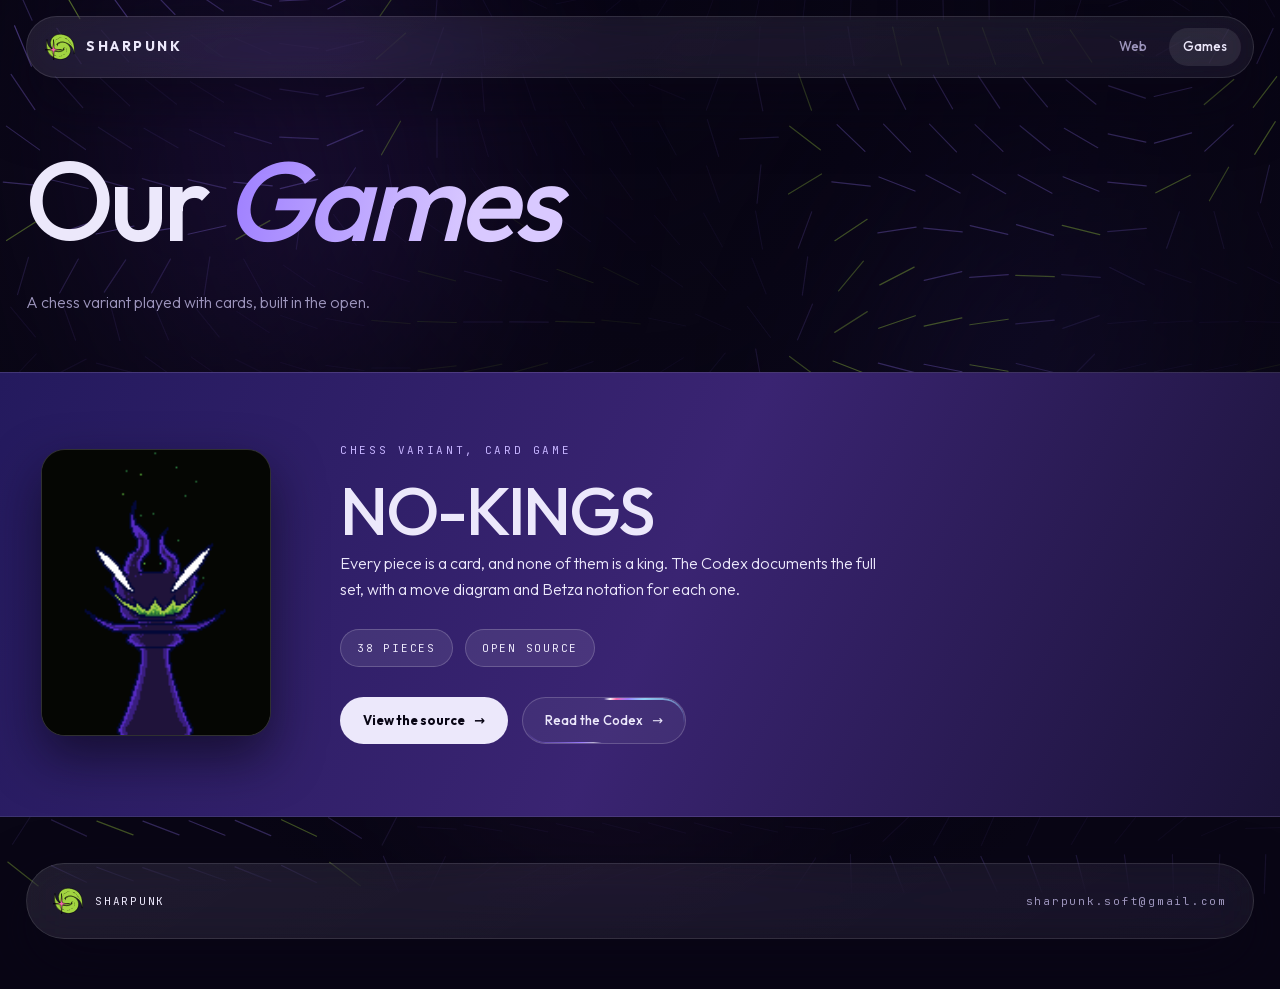
<file: games/index.html>
<!DOCTYPE html>
<html lang="en">
<head>
  <meta charset="UTF-8">
  <meta name="viewport" content="width=device-width, initial-scale=1.0">
  <title>Games - Sharpunk</title>
  <meta name="description" content="Games built by Sharpunk: NO-KINGS, a chess variant card game, open source on GitHub.">
  <link rel="icon" type="image/svg+xml" href="/favicon.svg">
  <link rel="preload" href="/fonts/outfit.woff2" as="font" type="font/woff2" crossorigin>
  <link rel="preload" href="/fonts/jetbrains-mono.woff2" as="font" type="font/woff2" crossorigin>
  <link rel="stylesheet" href="/site.css?v=1">
  <style>
    /* ============================================================
       SHARPUNK - games
       One game, so it gets a feature treatment rather than a list.
       Layout families here: page header, full-bleed saturated feature,
       footer. Deliberately none of the Web page's sticky stack.
       Shared tokens, nav, glass, footer and link pill live in /site.css.
       Dials: DESIGN_VARIANCE 8 - MOTION_INTENSITY 7 - VISUAL_DENSITY 3
       ============================================================ */

    main, footer { position: relative; z-index: 2; }

    /* ---------------- the background lattice ----------------
       Fixed to the viewport, not stretched over the document: the pattern is
       sampled in document coordinates by field.js and the lattice is offset by
       the scroll position, so it scrolls with the content while the backing
       store stays one screen. z-index 1 and placed after .veil so it sits on
       top of the vignette, matching the home page, where the field lives
       inside a z-index 2 section and so paints above it.
       Explicit width/height, not inset alone: canvas is a replaced element, so
       left/right: 0 with width: auto falls back to its intrinsic 300x150. */
    .field {
      position: fixed; inset: 0; width: 100%; height: 100%;
      z-index: 1; pointer-events: none; opacity: .6;
    }

    /* ---------------- the feature ----------------
       One game, so it gets the page's one saturated surface rather than a
       card in a list. Still inside the dark theme. */
    .feature {
      padding: 68px 0 72px; position: relative; z-index: 2;
      background: linear-gradient(115deg, #241a5e 0%, #3a2472 52%, #1b1338 100%);
      border-top: 1px solid var(--edge); border-bottom: 1px solid var(--edge);
    }
    .feature-in {
      display: grid; grid-template-columns: minmax(0, 260px) minmax(0, 1fr);
      gap: 54px; align-items: center;
    }
    /* Larry, framed as a portrait card. His black is baked into the art, not
       transparent, so rather than fight it the black becomes the card, which
       suits a card game. Cropped toward his face: the eyes sit at 40% down a
       128x228 frame (measured off the rendered pixels), and the object-position
       below places them just above the card's centre. */
    .feature-mark {
      width: 100%; max-width: 230px; justify-self: center;
      aspect-ratio: 4 / 5; overflow: hidden; display: block;
      border-radius: var(--r-panel);
      border: 1px solid var(--edge-2);
      box-shadow: inset 0 1px 0 var(--edge), 0 22px 50px rgb(var(--bg-rgb) / .62);
      background: #000;
    }
    .feature-mark video {
      width: 100%; height: 100%; display: block;
      object-fit: cover; object-position: 50% 36%;
    }
    .feature h2 {
      margin: 0 0 6px; font-weight: 500; letter-spacing: -.035em; line-height: 1;
      font-size: clamp(2.4rem, 6vw, 4.2rem);
    }
    .feature .kind {
      display: block; margin: 0 0 18px; font-family: var(--mono);
      font-size: 11px; letter-spacing: .24em; text-transform: uppercase; color: var(--violet-light);
    }
    .feature p { margin: 0 0 26px; color: var(--fg); max-width: 50ch; font-size: 1rem; }

    /* facts, grouped rather than a hairline-per-row spec list */
    .facts { display: flex; flex-wrap: wrap; gap: 12px; margin: 0 0 30px; padding: 0; list-style: none; }
    .facts li {
      font-family: var(--mono); font-size: 11px; letter-spacing: .16em; text-transform: uppercase;
      color: var(--fg); padding: 9px 16px; border-radius: var(--r-pill);
      background: var(--glass-2); border: 1px solid var(--edge-2);
    }

    .go-row { display: flex; flex-wrap: wrap; gap: 14px; }
    .go-solid { background: var(--fg); color: var(--bg); border-color: transparent; font-weight: 700; }
    .go-solid:hover { background: #fff; }
    /* the solid button sits out of the metal rim: content:none removes the
       pseudo-element altogether rather than just hiding it */
    .go-solid::before { content: none; }

    @media (max-width: 900px) {
      .feature { padding: 46px 0 50px; }
      .feature-in { grid-template-columns: 1fr; gap: 26px; justify-items: start; }
      .feature-mark { max-width: 170px; justify-self: start; }
    }

    /* ---------------- reveal ---------------- */
    .reveal { opacity: 0; transform: translateY(22px); }
    .reveal.in {
      opacity: 1; transform: none;
      transition: opacity .9s cubic-bezier(.16,1,.3,1), transform .9s cubic-bezier(.16,1,.3,1);
      transition-delay: var(--d, 0ms);
    }

    @media (prefers-reduced-motion: reduce) {
      .reveal, .reveal.in { opacity: 1; transform: none; transition: none; }
    }
  </style>
</head>
<body>
  <div class="aurora" aria-hidden="true"><i class="b1"></i><i class="b2"></i><i class="b3"></i></div>
  <div class="veil" aria-hidden="true"></div>
  <canvas class="field" aria-hidden="true"></canvas>

  <header>
    <div class="nav glass">
      <a class="brand" href="/"><img src="/logo.svg" alt=""><span>Sharpunk</span></a>
      <nav>
        <a href="/web/">Web</a>
        <a href="/games/" aria-current="page">Games</a>
      </nav>
    </div>
  </header>

  <main>
    <div class="shell page-head">
      <h1>Our <em>Games</em></h1>
      <p>A chess variant played with cards, built in the open.</p>
    </div>

    <section class="feature">
      <div class="shell feature-in">
        <span class="feature-mark reveal">
          <video src="/art/larry.mp4" poster="/art/larry-anim.webp"
                 preload="none" loop muted playsinline aria-label="Larry, a NO-KINGS piece"></video>
        </span>
        <div class="reveal" style="--d:90ms">
          <span class="kind">Chess variant, card game</span>
          <h2>NO-KINGS</h2>
          <p>Every piece is a card, and none of them is a king. The Codex documents the full set, with a move diagram and Betza notation for each one.</p>
          <ul class="facts">
            <li>38 pieces</li>
            <li>Open source</li>
          </ul>
          <div class="go-row">
            <a class="go go-solid" href="https://github.com/SharpMox/NO-KINGS" target="_blank" rel="noopener">View the source <span class="arw">&rarr;</span></a>
            <a class="go" href="https://nokings.sharpunk.com/codex.html" target="_blank" rel="noopener">Read the Codex <span class="arw">&rarr;</span></a>
          </div>
        </div>
      </div>
    </section>
  </main>

  <footer>
    <div class="shell">
      <div class="foot-base glass">
        <a class="mk" href="/"><img src="/logo.svg" alt=""> Sharpunk</a>
        <button class="mailcopy" type="button" data-mail="sharpunk.soft@gmail.com" aria-live="polite">sharpunk.soft@gmail.com</button>
      </div>
    </div>
  </footer>

  <script>
    (function () {
      /* The clip is 133KB and sits below the fold, so preload="none" keeps it
         off the initial load entirely; the poster frame stands in until the
         band is nearly in view. An autoplaying loop is also motion like any
         other, so under reduced motion it simply never starts and the poster
         is what you get. */
      const clip = document.querySelector('.feature-mark video');
      if (clip && !matchMedia('(prefers-reduced-motion: reduce)').matches) {
        new IntersectionObserver((es, obs) => {
          if (!es[0].isIntersecting) return;
          obs.disconnect();
          clip.play().catch(() => {});   // a refused autoplay just leaves the poster
        }, { rootMargin: '300px' }).observe(clip);
      }
      /* click-to-copy address, with a fallback for contexts where the async
         clipboard API is unavailable or refused */
      document.querySelectorAll('.mailcopy').forEach(btn => {
        const addr = btn.dataset.mail, label = btn.textContent;
        let restore = 0;
        btn.addEventListener('click', async () => {
          try {
            await navigator.clipboard.writeText(addr);
          } catch {
            const t = document.createElement('textarea');
            t.value = addr; t.setAttribute('readonly', '');
            t.style.cssText = 'position:fixed;top:-9999px;opacity:0';
            document.body.appendChild(t); t.select();
            try { document.execCommand('copy'); } finally { t.remove(); }
          }
          btn.textContent = 'Copied'; btn.dataset.copied = '';
          clearTimeout(restore);
          restore = setTimeout(() => {
            btn.textContent = label; delete btn.dataset.copied;
          }, 1600);
        });
      });

      const io = new IntersectionObserver(es => {
        for (const e of es) if (e.isIntersecting) { e.target.classList.add('in'); io.unobserve(e.target); }
      }, { threshold: 0, rootMargin: '0px 0px -7% 0px' });
      document.querySelectorAll('.reveal').forEach(el => io.observe(el));

      /* An instant jump moves an element from below the viewport to above it
         without ever being intersecting, so the observer never fires. Sweep
         anything already at or above the fold. */
      const sweep = () => document.querySelectorAll('.reveal:not(.in)').forEach(el => {
        if (el.getBoundingClientRect().top < innerHeight) { el.classList.add('in'); io.unobserve(el); }
      });
      addEventListener('load', sweep);
      addEventListener('hashchange', () => setTimeout(sweep, 700));
      if ('onscrollend' in window) addEventListener('scrollend', sweep);
    })();
  </script>
  <script src="/field.js" defer></script>
</body>
</html>
</file>
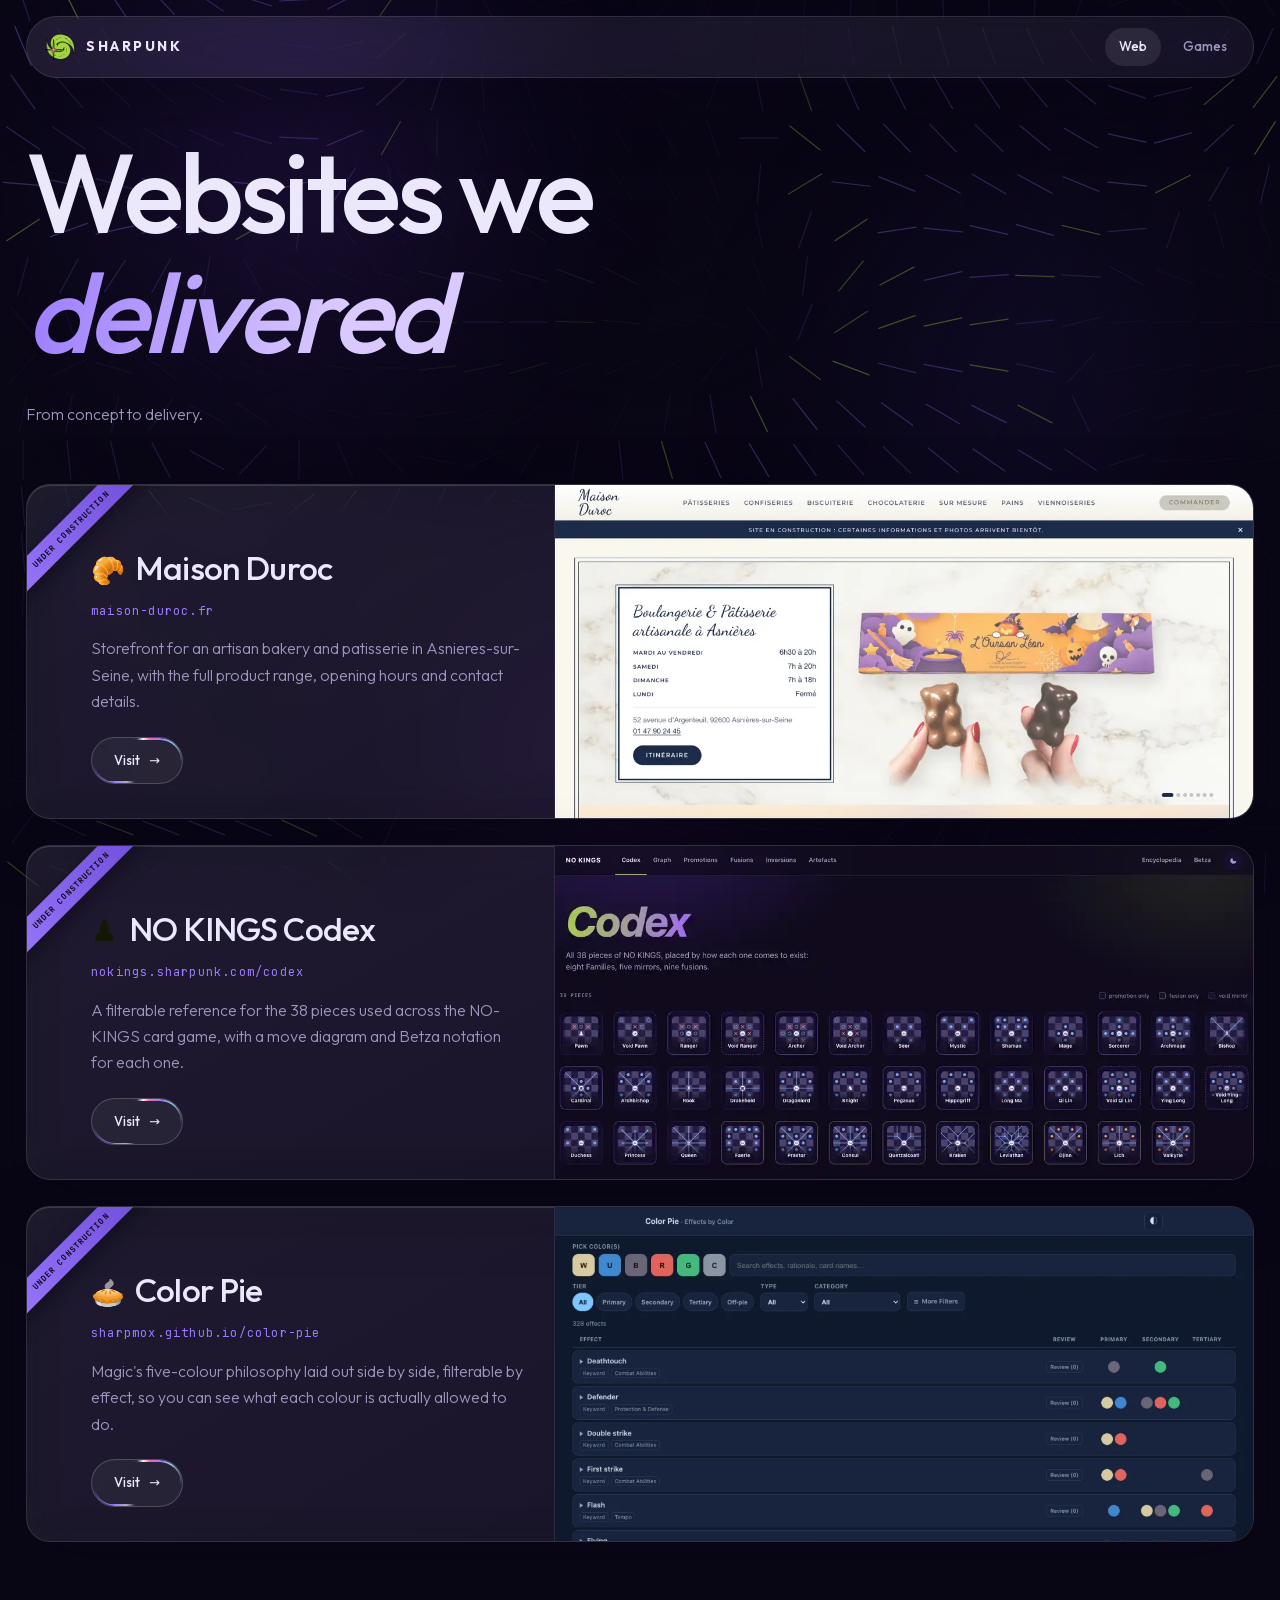
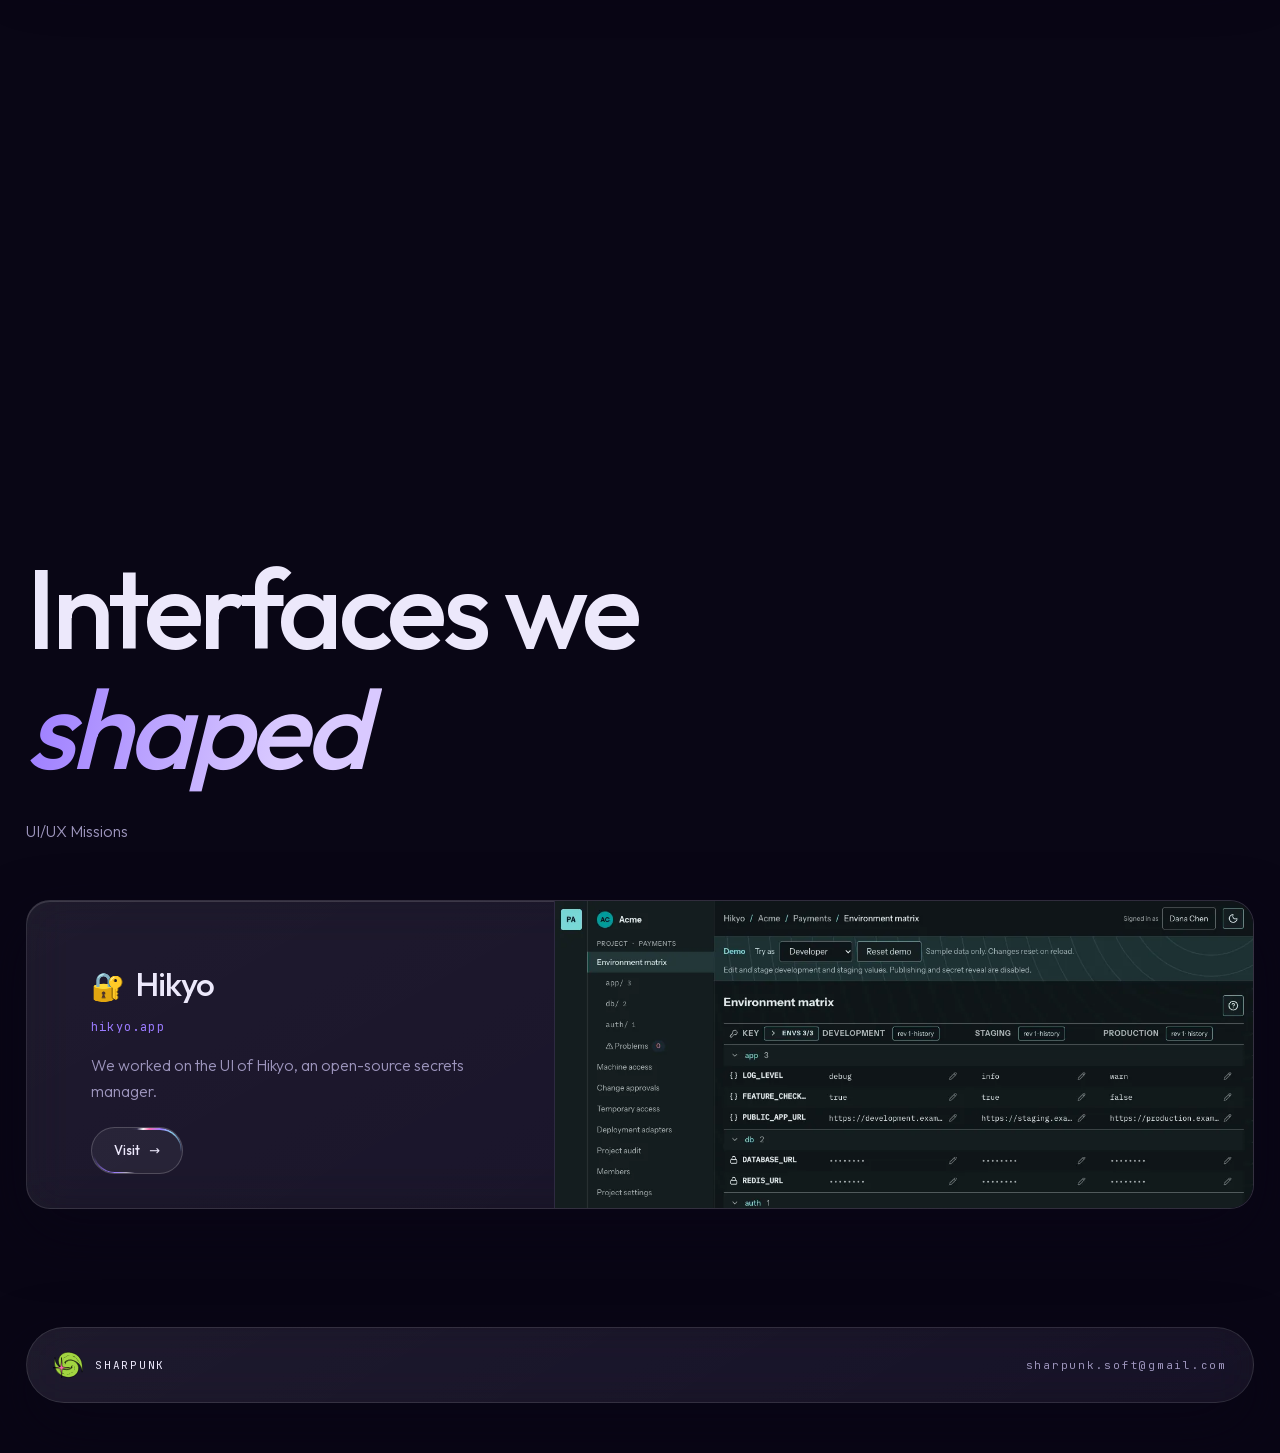
<file: web/index.html>
<!DOCTYPE html>
<html lang="en">
<head>
  <meta charset="UTF-8">
  <meta name="viewport" content="width=device-width, initial-scale=1.0">
  <title>Web - Sharpunk</title>
  <meta name="description" content="Websites built by Sharpunk: Maison Duroc, the NO KINGS Codex and Color Pie, plus UI/UX work on Hikyo.">
  <link rel="icon" type="image/svg+xml" href="/favicon.svg">
  <link rel="preload" href="/fonts/outfit.woff2" as="font" type="font/woff2" crossorigin>
  <link rel="preload" href="/fonts/jetbrains-mono.woff2" as="font" type="font/woff2" crossorigin>
  <link rel="stylesheet" href="/site.css?v=1">
  <style>
    /* ============================================================
       SHARPUNK - web
       The three live sites. Same language as the home page, different
       layout families: page header, sticky stack, footer.
       Shared tokens, nav, glass, footer and link pill live in /site.css.
       Dials: DESIGN_VARIANCE 8 - MOTION_INTENSITY 7 - VISUAL_DENSITY 3
       ============================================================ */

    main, footer { position: relative; z-index: 2; }

    /* ---------------- the background lattice ----------------
       Fixed to the viewport, not stretched over the document: the pattern is
       sampled in document coordinates by field.js and the lattice is offset by
       the scroll position, so it scrolls with the content while the backing
       store stays one screen. z-index 1 and placed after .veil so it sits on
       top of the vignette, matching the home page, where the field lives
       inside a z-index 2 section and so paints above it.
       Explicit width/height, not inset alone: canvas is a replaced element, so
       left/right: 0 with width: auto falls back to its intrinsic 300x150. */
    .field {
      position: fixed; inset: 0; width: 100%; height: 100%;
      z-index: 1; pointer-events: none; opacity: .6;
    }

    /* ---------------- sticky stack: the three live sites ----------------
       A real stack: each panel pins under the one before it with a growing
       top offset, so the deck builds as you scroll. */
    .stack { display: grid; gap: 26px; }
    /* Scroll room for the deck to finish assembling. It has to be a real child,
       not padding on .stack: a sticky element is constrained by its containing
       block's CONTENT box, and padding sits outside that, so padding-bottom
       bought the cards no extra travel at all and the last one released before
       it ever reached its pin. This spacer is inside the content box, so it is
       scroll distance the assembled deck holds for. */
    .stack-tail { height: 380px; }
    /* the NO-KINGS band used to sit here; without it the last card ran
       straight into the footer */
    footer { margin-top: 0; }
    /* No padding and no gap on the card itself: the shot bleeds to the card's
       edges and the card's own radius clips it. Previously the card padded a
       fixed 16:10 image while the text column was far shorter, which left
       ~199px of dead air in every card. */
    .stack-item {
      position: sticky;
      top: calc(96px + var(--i) * 20px);
      display: grid; grid-template-columns: minmax(0, .86fr) minmax(0, 1.14fr);
      align-items: stretch; overflow: hidden; padding: 0;
    }
    .stack-item .txt { padding: 56px 30px 34px 64px; align-self: center; }
    /* Corner ribbon. The card already has overflow:hidden for the bleeding
       screenshot, which is what crops the band's ends into a proper ribbon.
       Not aria-hidden: "under construction" is real status, so it should be
       announced, and it sits first in the card's reading order. */
    /* Geometry note: a 45deg band across a right-angle corner is only visible
       for a chord of about 1.41x its distance from that corner, so sitting it
       tight in the corner clipped the label at both ends. Centred ~55px in on
       both axes, the visible run is ~155px, which clears the ~117px label. */
    .stack-item .wip {
      position: absolute; top: 32px; left: -61px; z-index: 3;
      width: 210px; padding: 6px 0; text-align: center;
      transform: rotate(-45deg);
      background: linear-gradient(90deg, var(--violet), var(--violet-2));
      color: var(--bg);
      font-family: var(--mono); font-size: 8px; font-weight: 700;
      letter-spacing: .1em; text-transform: uppercase;
      box-shadow: 0 6px 18px rgb(var(--bg-rgb) / .5);
    }
    /* the two GitHub Pages sites serve no favicon at all, so these are
       stand-in marks rather than real tab logos; Maison Duroc's croissant
       is its actual favicon. Decorative, so aria-hidden. */
    .stack-item .txt h2 .mark { margin-right: .4em; font-size: .82em; }
    /* the chess emoji renders as a near-black glyph, which disappears on a
       dark card. Inverting it gives a white pawn sitting at the same
       brightness as the pie and the croissant. */
    .stack-item .txt h2 .chess { filter: invert(1); font-size: .9em; }
    .stack-item .txt h2 { margin: 0 0 6px; font-size: clamp(1.5rem, 2.6vw, 2.15rem); font-weight: 500; letter-spacing: -.025em; }
    .stack-item .txt .host {
      display: block; margin: 0 0 14px; font-family: var(--mono);
      font-size: 12px; letter-spacing: .1em; color: var(--violet);
    }
    .stack-item .txt p { margin: 0 0 22px; color: var(--muted); max-width: 40ch; }
    /* fills the card's height instead of holding an aspect ratio, so the card
       is sized by its text and there is no leftover column */
    .stack-item .shot {
      position: relative; overflow: hidden; border-left: 1px solid var(--edge);
      background: var(--solid); min-height: 260px;
    }
    /* absolute, not height:100%: the shot's height comes from the grid row,
       which comes from the text, so a percentage height would be indefinite
       and the image would fall back to its intrinsic size and drive the card
       instead of filling it */
    .stack-item .shot img {
      position: absolute; inset: 0;
      width: 100%; height: 100%; object-fit: cover; object-position: top center; display: block;
      transition: transform .7s cubic-bezier(.16,1,.3,1);
    }
    .stack-item:hover .shot img { transform: scale(1.03); }

    /* cursor spotlight: the glass reacts to where you are on it */
    /* No `position` here on purpose. This rule sits after .stack-item and has
       the same specificity, so declaring position:relative silently beat the
       cards' `position: sticky` - they never pinned, and their `top` showed up
       as a permanent gap above the list. The only .spot elements are the
       cards, which are already positioned, so ::after has its containing
       block either way. */
    .spot { isolation: isolate; }
    .spot::after {
      content: ""; position: absolute; inset: 0; border-radius: inherit; pointer-events: none;
      background: radial-gradient(340px circle at var(--mx, 50%) var(--my, 0%), rgb(var(--violet-rgb) / .16), transparent 70%);
      opacity: 0; transition: opacity .4s;
    }
    .spot:hover::after { opacity: 1; }
    @media (max-width: 900px) {
      /* cards are not sticky here, so the assembly room is just dead space */
      .stack-tail { height: 0; }
      .stack-item { grid-template-columns: 1fr; position: static; }
      .stack-item .txt { padding: 24px 22px 28px; }
      .stack-item .shot { order: -1; border-left: 0; border-bottom: 1px solid var(--edge); aspect-ratio: 16 / 10; min-height: 0; }
    }

    /* ---------------- a second, single-card stack: UI/UX work ----------------
       Sticky only earns its keep when a later card needs to pin under an
       earlier one. With one card there is nothing to stack, so it stays in
       flow; margin-bottom stands in for the first stack's 380px release tail,
       just sized for one card instead of a three-card deck. */
    .stack-solo .stack-item { position: static; }
    .stack-solo { margin-bottom: 72px; }
    /* the first stack's 380px tail is used up by the sticky release, so the
       last card ends flush with whatever follows: the gap has to come from here */
    .page-head.section-head { padding-top: clamp(120px, 16vw, 220px); }

    @media (prefers-reduced-motion: reduce) {
      .spot::after, .stack-item .shot img { transition: none; }
    }
  </style>
</head>
<body>
  <div class="aurora" aria-hidden="true"><i class="b1"></i><i class="b2"></i><i class="b3"></i></div>
  <div class="veil" aria-hidden="true"></div>
  <canvas class="field" aria-hidden="true"></canvas>

  <header>
    <div class="nav glass">
      <a class="brand" href="/"><img src="/logo.svg" alt=""><span>Sharpunk</span></a>
      <nav>
        <a href="/web/" aria-current="page">Web</a>
        <a href="/games/">Games</a>
      </nav>
    </div>
  </header>

  <main>
    <div class="shell page-head">
      <h1>Websites we<br><em>delivered</em></h1>
      <p>From concept to delivery.</p>
    </div>

    <div class="shell">
      <div class="stack">
        <article class="stack-item glass spot" style="--i:0">
          <span class="wip">Under construction</span>
          <div class="txt">
            <h2><span class="mark" aria-hidden="true">🥐</span>Maison Duroc</h2>
            <span class="host">maison-duroc.fr</span>
            <p>Storefront for an artisan bakery and patisserie in Asnieres-sur-Seine, with the full product range, opening hours and contact details.</p>
            <a class="go" href="https://maison-duroc.fr/" target="_blank" rel="noopener">Visit <span class="arw">&rarr;</span></a>
          </div>
          <div class="shot"><img src="/shots/maison-duroc.webp" alt="Maison Duroc, an artisan bakery storefront" loading="lazy"></div>
        </article>

        <article class="stack-item glass spot" style="--i:1">
          <span class="wip">Under construction</span>
          <div class="txt">
            <h2><span class="mark chess" aria-hidden="true">♟️</span>NO KINGS Codex</h2>
            <span class="host">nokings.sharpunk.com/codex</span>
            <p>A filterable reference for the 38 pieces used across the NO-KINGS card game, with a move diagram and Betza notation for each one.</p>
            <a class="go" href="https://nokings.sharpunk.com/codex.html" target="_blank" rel="noopener">Visit <span class="arw">&rarr;</span></a>
          </div>
          <div class="shot"><img src="/shots/no-kings.webp" alt="The NO-KINGS Codex, a filterable piece reference" loading="lazy"></div>
        </article>

        <article class="stack-item glass spot" style="--i:2">
          <span class="wip">Under construction</span>
          <div class="txt">
            <h2><span class="mark" aria-hidden="true">🥧</span>Color Pie</h2>
            <span class="host">sharpmox.github.io/color-pie</span>
            <p>Magic's five-colour philosophy laid out side by side, filterable by effect, so you can see what each colour is actually allowed to do.</p>
            <a class="go" href="https://sharpmox.github.io/color-pie/" target="_blank" rel="noopener">Visit <span class="arw">&rarr;</span></a>
          </div>
          <div class="shot"><img src="/shots/color-pie.webp" alt="Color Pie, a Magic colour philosophy breakdown" loading="lazy"></div>
        </article>
        <div class="stack-tail" aria-hidden="true"></div>
      </div>
    </div>

    <div class="shell page-head section-head">
      <h1>Interfaces we<br><em>shaped</em></h1>
      <p>UI/UX Missions</p>
    </div>

    <div class="shell">
      <div class="stack stack-solo">
        <article class="stack-item glass spot" style="--i:0">
          <div class="txt">
            <h2><span class="mark" aria-hidden="true">🔐</span>Hikyo</h2>
            <span class="host">hikyo.app</span>
            <p>We worked on the UI of Hikyo, an open-source secrets manager.</p>
            <a class="go" href="https://hikyo.app/" target="_blank" rel="noopener">Visit <span class="arw">&rarr;</span></a>
          </div>
          <div class="shot"><img src="/shots/hikyo.webp" alt="Hikyo's configuration matrix" loading="lazy"></div>
        </article>
      </div>
    </div>

  </main>

  <footer>
    <div class="shell">
      <div class="foot-base glass">
        <a class="mk" href="/"><img src="/logo.svg" alt=""> Sharpunk</a>
        <button class="mailcopy" type="button" data-mail="sharpunk.soft@gmail.com" aria-live="polite">sharpunk.soft@gmail.com</button>
      </div>
    </div>
  </footer>

  <script>
    (function () {
      const reduce = matchMedia('(prefers-reduced-motion: reduce)').matches;

      /* click-to-copy address, with a fallback for contexts where the async
         clipboard API is unavailable or refused */
      document.querySelectorAll('.mailcopy').forEach(btn => {
        const addr = btn.dataset.mail, label = btn.textContent;
        let restore = 0;
        btn.addEventListener('click', async () => {
          try {
            await navigator.clipboard.writeText(addr);
          } catch {
            const t = document.createElement('textarea');
            t.value = addr; t.setAttribute('readonly', '');
            t.style.cssText = 'position:fixed;top:-9999px;opacity:0';
            document.body.appendChild(t); t.select();
            try { document.execCommand('copy'); } finally { t.remove(); }
          }
          btn.textContent = 'Copied'; btn.dataset.copied = '';
          clearTimeout(restore);
          restore = setTimeout(() => {
            btn.textContent = label; delete btn.dataset.copied;
          }, 1600);
        });
      });

      /* Click a card to bring it fully into view. In a stacked deck the cards
         below are partly covered, so clicking one scrolls to the exact point
         where it has just pinned and nothing overlaps it yet. Links inside the
         card are left alone so Visit still navigates. */
      const reduce0 = matchMedia('(prefers-reduced-motion: reduce)').matches;
      document.querySelectorAll('.stack-item').forEach((card, i) => {
        card.addEventListener('click', e => {
          if (e.target.closest('a')) return;
          // offsetTop on a sticky element reports where it is stuck, not where
          // it sits in flow, so read the flow position with sticky switched off
          const prev = card.style.position;
          card.style.position = 'static';
          const flowTop = card.getBoundingClientRect().top + scrollY;
          card.style.position = prev;
          // below 900px the cards are static, so `top` is auto: fall back to the
          // pin distance so the card does not land under the sticky nav
          const pin = parseFloat(getComputedStyle(card).top) || 96;
          scrollTo({ top: Math.max(0, flowTop - pin), behavior: reduce0 ? 'auto' : 'smooth' });
        });
      });

      /* cursor spotlight on the glass panels (feedback). Two custom
         properties, rAF-throttled, no layout thrash. */
      if (!reduce) {
        let queued = false, pending = null;
        const paint = () => {
          queued = false;
          if (!pending) return;
          const { el, x, y } = pending;
          el.style.setProperty('--mx', x + 'px');
          el.style.setProperty('--my', y + 'px');
        };
        document.querySelectorAll('.spot').forEach(el => {
          el.addEventListener('pointermove', e => {
            const r = el.getBoundingClientRect();
            pending = { el, x: e.clientX - r.left, y: e.clientY - r.top };
            if (!queued) { queued = true; requestAnimationFrame(paint); }
          });
        });
      }
    })();
  </script>
  <script src="/field.js" defer></script>
</body>
</html>
</file>
<file: site.css>
/* ============================================================
   SHARPUNK - shared styles for home, /web/ and /games/.
   Only rules that are identical on every page live here; each page keeps
   its own layout inline, after this file, so it can override.
   Linked as /site.css?v=N: bump N on every change to this file, or
   returning visitors keep the old copy until .htaccess lets it expire.
   ============================================================ */

@font-face {
  font-family: 'Outfit'; src: url(/fonts/outfit.woff2) format('woff2');
  font-weight: 100 900; font-display: swap;
}
@font-face {
  font-family: 'JetBrains Mono'; src: url(/fonts/jetbrains-mono.woff2) format('woff2');
  font-weight: 100 800; font-display: swap;
}

:root {
  --bg:      #090615;
  --bg-rgb:  9 6 21;        /* --bg as channels, for shadows and scrims */
  --solid:   #14102a;       /* opaque stand-in for glass */
  --violet:  #9b7bff;
  --violet-rgb: 155 123 255;
  --violet-2:#6d4ad6;
  --violet-light: #c6b4ff;
  --lime:    #a2d541;       /* logo.svg's green */
  --fg:      #ece8fb;
  --muted:   #9d95bd;
  --glass:   rgba(255, 255, 255, .055);
  --glass-2: rgba(255, 255, 255, .085);
  --edge:    rgba(255, 255, 255, .11);
  --edge-2:  rgba(255, 255, 255, .19);
  --r-panel: 24px;
  --r-pill:  999px;
  --shell:   1340px;
  --display: 'Outfit', system-ui, sans-serif;
  --mono:    'JetBrains Mono', ui-monospace, monospace;
}

* { box-sizing: border-box; }
html { scroll-behavior: smooth; overflow-x: clip; }
body {
  margin: 0; background: var(--bg); color: var(--fg);
  font-family: var(--display); font-size: 16px; line-height: 1.65; font-weight: 300;
  /* clip, not hidden: hidden on one axis computes the other to auto, which
     makes body a scroll container. Sticky elements and scroll snap then
     resolve against body instead of the viewport. */
  -webkit-font-smoothing: antialiased; overflow-x: clip;
}
a { color: inherit; }
::selection { background: var(--violet); color: var(--bg); }
.shell { width: 100%; max-width: var(--shell); margin: 0 auto; padding: 0 26px; }
@media (max-width: 640px) { .shell { padding: 0 18px; } }

/* ---------------- aurora field ---------------- */
.aurora { position: fixed; inset: 0; z-index: 0; pointer-events: none; overflow: hidden; }
.aurora i {
  position: absolute; display: block; border-radius: 50%;
  filter: blur(90px); opacity: .55; will-change: transform;
}
.aurora .b1 { width: 56vw; height: 56vw; left: -12vw; top: -14vw;
              background: radial-gradient(circle, #5b2ea6, transparent 68%);
              animation: drift1 28s ease-in-out infinite; }
.aurora .b2 { width: 48vw; height: 48vw; right: -10vw; top: 12vh;
              background: radial-gradient(circle, #3a2a8f, transparent 66%);
              animation: drift2 34s ease-in-out infinite; }
.aurora .b3 { width: 44vw; height: 44vw; left: 24vw; bottom: -18vw;
              background: radial-gradient(circle, #7a3f9e, transparent 70%);
              animation: drift3 40s ease-in-out infinite; }
@keyframes drift1 { 0%,100% { transform: translate3d(0,0,0) scale(1); }
                    50%     { transform: translate3d(8vw, 6vh, 0) scale(1.14); } }
@keyframes drift2 { 0%,100% { transform: translate3d(0,0,0) scale(1.08); }
                    50%     { transform: translate3d(-7vw, 9vh, 0) scale(.92); } }
@keyframes drift3 { 0%,100% { transform: translate3d(0,0,0) scale(.96); }
                    50%     { transform: translate3d(6vw, -8vh, 0) scale(1.1); } }
.veil { position: fixed; inset: 0; z-index: 1; pointer-events: none;
        background: radial-gradient(ellipse at 50% 0%, transparent, var(--bg) 78%); }

/* ---------------- glass primitive (web approximation) ---------------- */
.glass {
  background: linear-gradient(150deg, var(--glass-2), var(--glass));
  border: 1px solid var(--edge);
  box-shadow: inset 0 1px 0 rgba(255,255,255,.14), 0 24px 60px rgb(var(--bg-rgb) / .55);
  backdrop-filter: blur(22px) saturate(150%);
  -webkit-backdrop-filter: blur(22px) saturate(150%);
  border-radius: var(--r-panel);
}
@media (prefers-reduced-transparency: reduce) {
  .glass { background: var(--solid); backdrop-filter: none; -webkit-backdrop-filter: none; }
}
/* The .glass top highlight reads as light from above, which works on the big
   panels but on a pill it just makes the top border look twice as thick as
   the bottom. Keep the drop shadow, drop the highlight. */
.nav, .foot-base { box-shadow: 0 24px 60px rgb(var(--bg-rgb) / .55); }

/* ---------------- nav ---------------- */
header { position: sticky; top: 16px; z-index: 40; padding: 0 26px; }
.nav {
  max-width: var(--shell); margin: 0 auto; height: 62px;
  display: flex; align-items: center; gap: 26px; padding: 0 12px 0 18px;
  border-radius: var(--r-pill);
}
.brand { display: flex; align-items: center; gap: 11px; text-decoration: none; margin-right: auto; }
.brand img { width: 30px; height: 30px; }
.brand span { font-weight: 700; letter-spacing: .18em; font-size: 14px; text-transform: uppercase; }
.nav nav { display: flex; gap: 8px; }
.nav nav a {
  text-decoration: none; font-size: 13px; color: var(--muted); font-weight: 500;
  padding: 8px 14px; border-radius: var(--r-pill);
  transition: background .3s cubic-bezier(.16,1,.3,1), color .3s cubic-bezier(.16,1,.3,1);
}
.nav nav a:hover, .nav nav a:focus-visible,
.nav nav a[aria-current="page"] { color: var(--fg); background: var(--glass-2); }
/* The links stay reachable on phones: the wordmark drops instead, and the
   pills tighten. */
@media (max-width: 560px) {
  .brand span { display: none; }
  .nav { gap: 10px; padding: 0 8px 0 14px; }
  .nav nav { gap: 2px; }
  .nav nav a { padding: 8px 10px; font-size: 12px; }
}

/* ---------------- page header (/web/, /games/) ---------------- */
/* longhands: the padding shorthand here would zero out the horizontal
   padding .shell provides, leaving the huge title flush against the
   viewport edge on narrow screens */
.page-head { padding-top: 74px; padding-bottom: 56px; }
.page-head h1 {
  margin: 0 0 20px; font-weight: 500; letter-spacing: -.04em; line-height: 1;
  font-size: clamp(3rem, 9vw, 7rem);
}
.page-head h1 em {
  font-style: italic; font-weight: 500;
  background: linear-gradient(100deg, var(--violet), #d9c9ff 70%);
  -webkit-background-clip: text; background-clip: text; color: transparent;
  line-height: 1.15; display: inline-block;
  /* background-clip: text paints only inside the element's box. An italic
     run overhangs its advance width on the last glyph and drops below the
     baseline, so both edges need slack or the final letter is sliced
     (the d in "made" was rendering as an a). The negative margins hand
     the space back to the layout. */
  padding-bottom: .18em; margin-bottom: -.14em;
  padding-right: .16em; margin-right: -.16em;
}
.page-head p { margin: 0; color: var(--muted); max-width: 54ch; font-size: 1rem; }
@media (max-width: 700px) { .page-head { padding-top: 48px; padding-bottom: 36px; } }

/* ---------------- footer (/web/, /games/) ---------------- */
footer { padding: 46px 0 50px; }
.foot-base {
  display: flex; justify-content: space-between; align-items: center; gap: 18px; flex-wrap: wrap;
  padding: 22px 26px; border-radius: var(--r-pill);
  font-family: var(--mono); font-size: 11px; letter-spacing: .16em;
  text-transform: uppercase; color: var(--muted);
}
.foot-base a { color: var(--violet); text-decoration: none; }
.foot-base a:hover { color: var(--fg); }
.foot-base .mk { display: flex; align-items: center; gap: 12px; color: var(--fg); text-decoration: none; }
.foot-base .mk img { width: 30px; height: 30px; }

/* click-to-copy address. A button, not a link: it performs an action
   rather than navigating, and aria-live announces the confirmation. */
.mailcopy {
  font: inherit; color: inherit; letter-spacing: inherit;
  background: none; border: 0; padding: 0; cursor: pointer;
}
.mailcopy:hover { color: var(--violet); }
.mailcopy:focus-visible { outline: 2px solid var(--violet); outline-offset: 3px; border-radius: 4px; }
.mailcopy[data-copied] { color: var(--violet); }

/* ---------------- link pill (/web/, /games/) ---------------- */
.go {
  display: inline-flex; align-items: center; gap: 9px; text-decoration: none;
  font-size: 13px; font-weight: 500; color: var(--fg); white-space: nowrap;
  padding: 12px 22px; border-radius: var(--r-pill);
  background: var(--glass); border: 1px solid var(--edge-2);
  transition: background .3s cubic-bezier(.16,1,.3,1), transform .25s cubic-bezier(.16,1,.3,1);
}
.go:hover { background: var(--glass-2); transform: translateY(-2px); }
.go:focus-visible { outline: 2px solid var(--violet); outline-offset: 3px; }
.go .arw { transition: transform .3s cubic-bezier(.16,1,.3,1); }
.go:hover .arw { transform: translateX(4px); }

/* ---------------- liquid metal rim ----------------
   On .btn (home) and .go (/web/, /games/).
   An iridescent specular edge that travels around the pill, after the
   liquid-metal component on metal.jakubantalik.com. That one paints two
   2D canvases per button; this is the CSS equivalent: a conic gradient
   masked down to just the border ring, with a drop-shadow so the bright
   part blooms outward the way the reference does.
   --metal has to be registered with @property: an unregistered custom
   property is not interpolatable, so the sweep would snap rather than
   travel. Without @property support the rim still renders, just static. */
@property --metal {
  syntax: "<angle>";
  initial-value: 0deg;
  inherits: false;
}
.btn, .go { position: relative; }
.btn::before, .go::before {
  content: ""; position: absolute; inset: 0; border-radius: inherit;
  padding: 1.5px; pointer-events: none;
  background: conic-gradient(from var(--metal),
    transparent 0deg,
    rgba(255, 255, 255, .95) 16deg,
    #f769ad 30deg,
    var(--violet) 48deg,
    rgba(150, 225, 255, .9) 62deg,
    transparent 92deg,
    transparent 186deg,
    rgba(255, 255, 255, .6) 206deg,
    var(--violet) 226deg,
    transparent 262deg,
    transparent 360deg);
  /* keep only the ring: the border box minus the content box */
  -webkit-mask: linear-gradient(#000 0 0) content-box, linear-gradient(#000 0 0);
  -webkit-mask-composite: xor;
  mask: linear-gradient(#000 0 0) content-box, linear-gradient(#000 0 0);
  mask-composite: exclude;
  filter: drop-shadow(0 0 5px rgb(var(--violet-rgb) / .5));
  animation: metal-sweep 6s linear infinite;
}
@keyframes metal-sweep { to { --metal: 360deg; } }

@media (prefers-reduced-motion: reduce) {
  /* hold the rim still, but keep it */
  .btn::before, .go::before { animation: none; }
  html { scroll-behavior: auto; }
  .aurora i { animation: none; }
  .btn, .go, .nav nav a { transition: none; }
}
</file>
